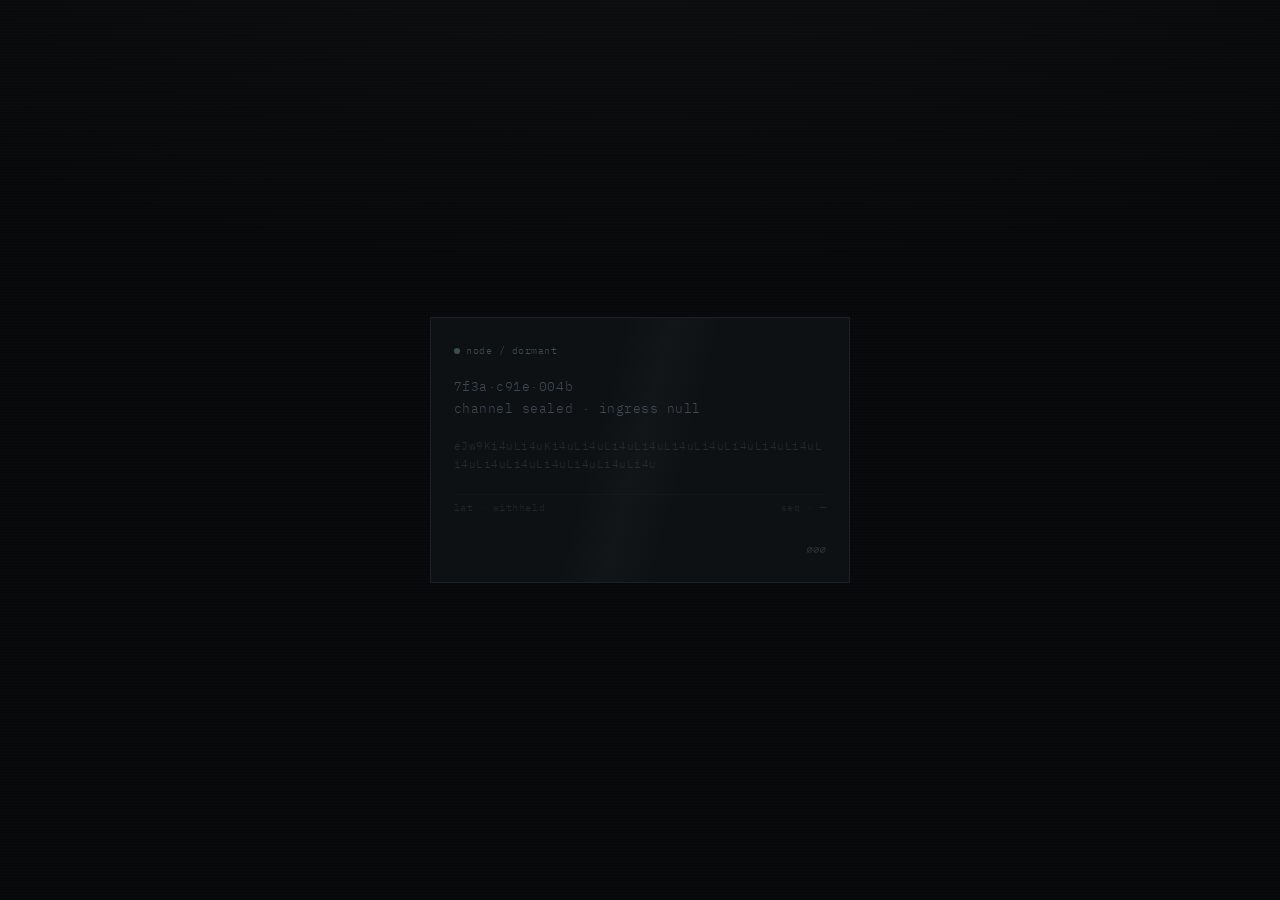
<file: index.html>
<!DOCTYPE html>
<html lang="en">
  <head>
    <meta charset="utf-8" />
    <meta name="viewport" content="width=device-width, initial-scale=1" />
    <title>∅</title>
    <meta name="robots" content="noindex, nofollow" />
    <style>
      @import url('https://fonts.googleapis.com/css2?family=IBM+Plex+Mono:wght@300;400&display=swap');

      :root {
        --void: #070809;
        --panel: #0e1114;
        --line: #1a2128;
        --ghost: #3d4a56;
        --pulse: #5a7a6e;
        --flicker: #8fa89c;
      }

      * {
        box-sizing: border-box;
      }

      html,
      body {
        margin: 0;
        min-height: 100vh;
        background: var(--void);
        color: var(--ghost);
        font-family: 'IBM Plex Mono', ui-monospace, monospace;
        font-weight: 300;
        font-size: 13px;
        letter-spacing: 0.04em;
      }

      body {
        display: grid;
        place-items: center;
        padding: 2rem;
        background-image:
          radial-gradient(ellipse 80% 50% at 50% -20%, rgba(90, 122, 110, 0.08), transparent),
          repeating-linear-gradient(
            0deg,
            transparent,
            transparent 2px,
            rgba(255, 255, 255, 0.012) 2px,
            rgba(255, 255, 255, 0.012) 3px
          );
      }

      .frame {
        width: min(420px, 100%);
        border: 1px solid var(--line);
        background: var(--panel);
        padding: 2rem 1.75rem;
        position: relative;
        overflow: hidden;
      }

      .frame::before {
        content: '';
        position: absolute;
        inset: 0;
        background: linear-gradient(
          105deg,
          transparent 40%,
          rgba(143, 168, 156, 0.03) 50%,
          transparent 60%
        );
        pointer-events: none;
        animation: sweep 12s ease-in-out infinite;
      }

      @keyframes sweep {
        0%,
        100% {
          transform: translateX(-100%);
        }
        50% {
          transform: translateX(100%);
        }
      }

      .sigil {
        font-size: 10px;
        color: var(--pulse);
        opacity: 0.6;
        margin-bottom: 1.5rem;
        user-select: none;
      }

      .block {
        margin: 0 0 1.25rem;
        line-height: 1.7;
        word-break: break-all;
      }

      .block.muted {
        color: var(--ghost);
        opacity: 0.45;
        font-size: 11px;
      }

      .row {
        display: flex;
        justify-content: space-between;
        gap: 1rem;
        padding: 0.5rem 0;
        border-top: 1px solid var(--line);
        margin-top: 1.5rem;
        font-size: 10px;
        opacity: 0.35;
      }

      .tick {
        display: inline-block;
        width: 6px;
        height: 6px;
        border-radius: 50%;
        background: var(--pulse);
        margin-right: 0.5rem;
        animation: blink 4s step-end infinite;
      }

      @keyframes blink {
        0%,
        92% {
          opacity: 0.2;
        }
        93%,
        100% {
          opacity: 0.9;
        }
      }

      .cipher {
        color: var(--flicker);
        opacity: 0.25;
        font-size: 10px;
        margin-top: 1.75rem;
        text-align: right;
      }
    </style>
  </head>
  <body>
    <div class="frame">
      <div class="sigil"><span class="tick"></span>node / dormant</div>

      <p class="block">
        7f3a·c91e·004b<br />
        channel sealed · ingress null
      </p>

      <p class="block muted">
        eJw9Ki4uLi4uKi4uLi4uLi4uLi4uLi4uLi4uLi4uLi4uLi4uLi4uLi4uLi4uLi4uLi4uLi4uLi4u
      </p>

      <div class="row">
        <span>lat · withheld</span>
        <span>seq · —</span>
      </div>

      <div class="cipher">∅∅∅</div>
    </div>
  </body>
</html>
</file>
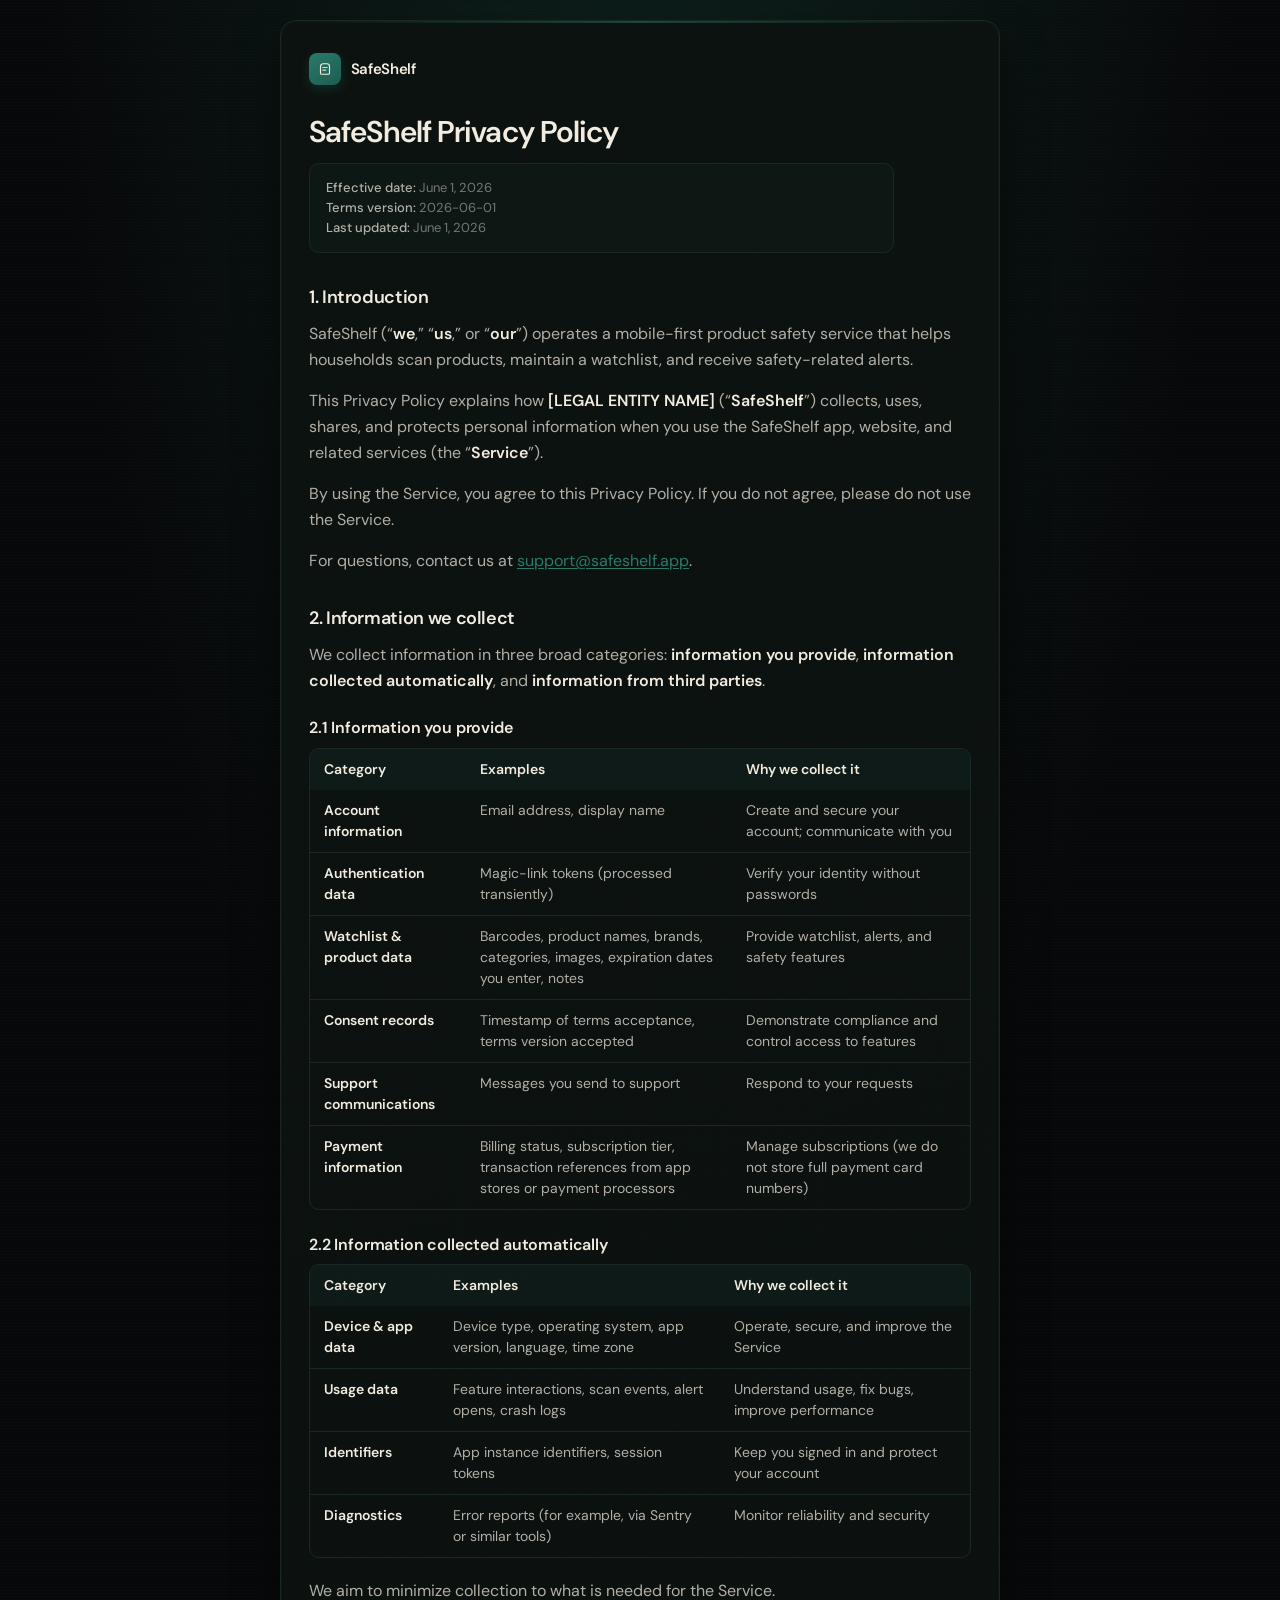
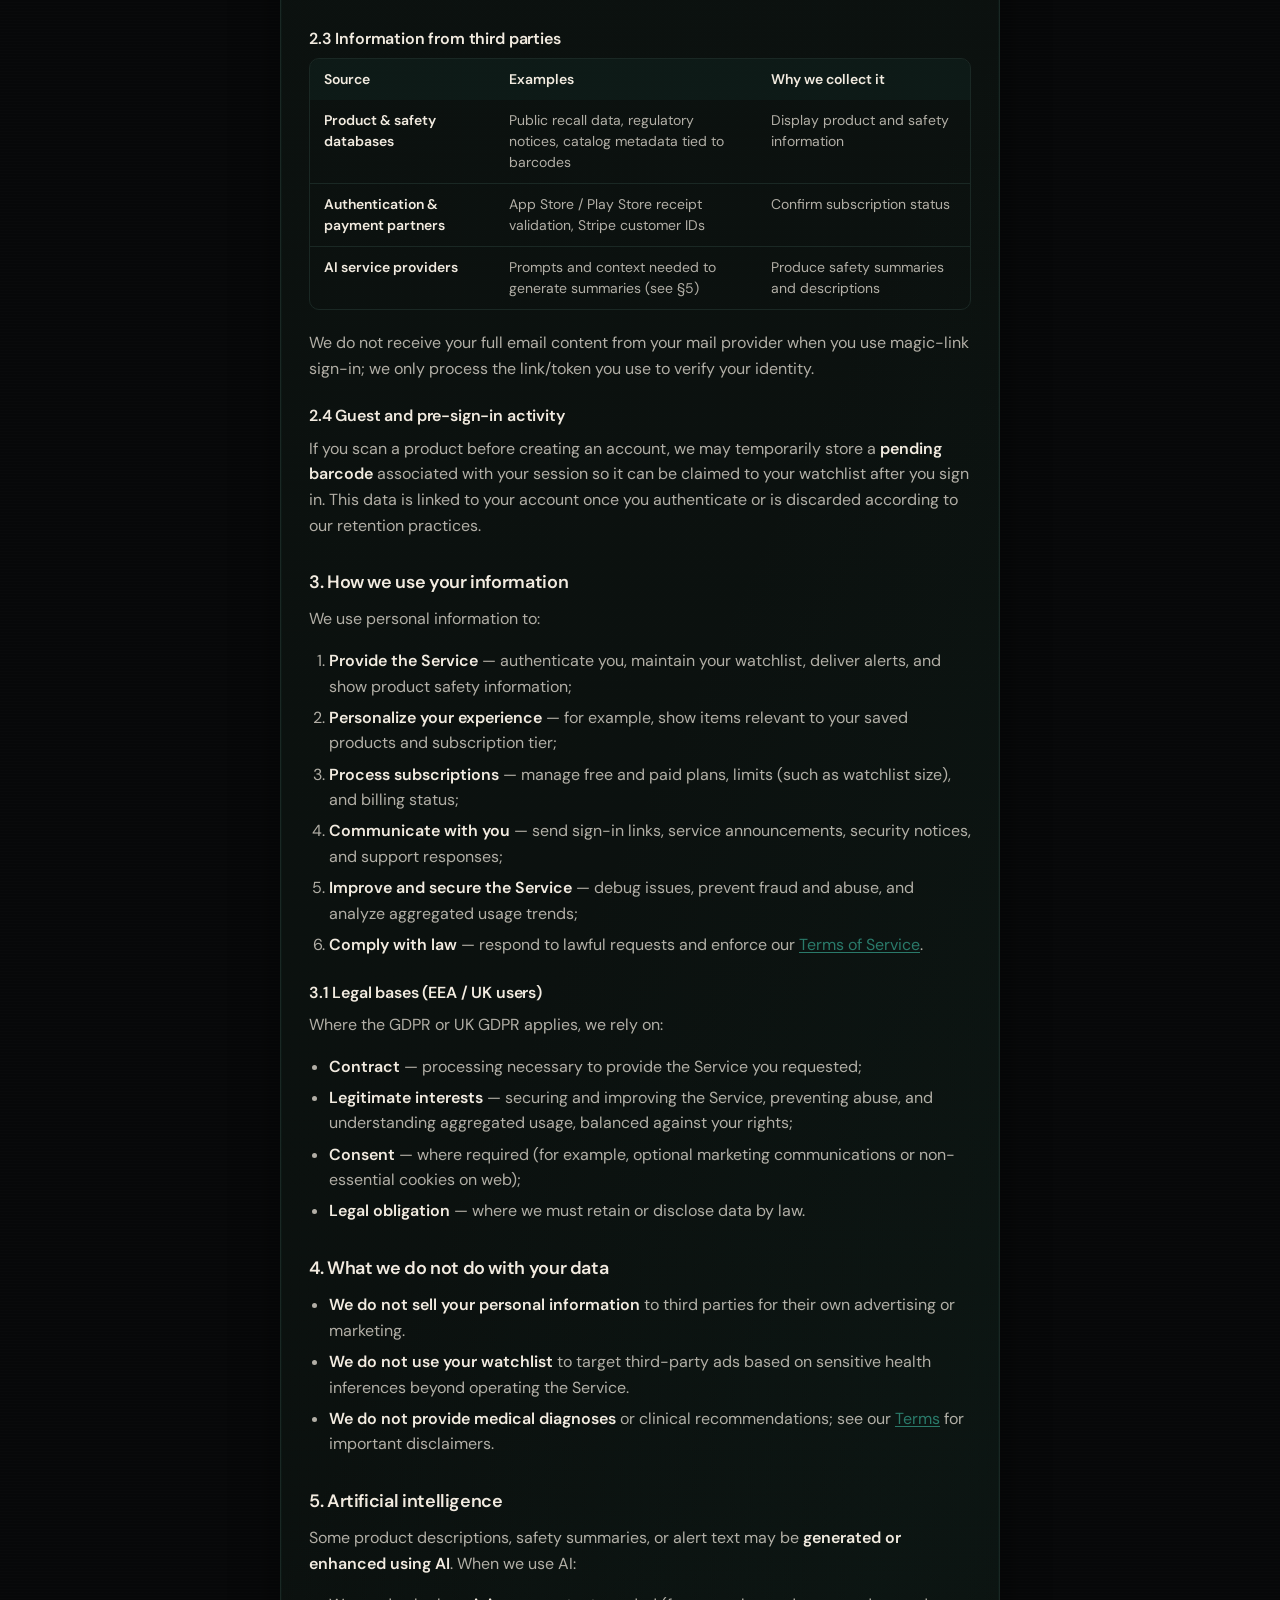
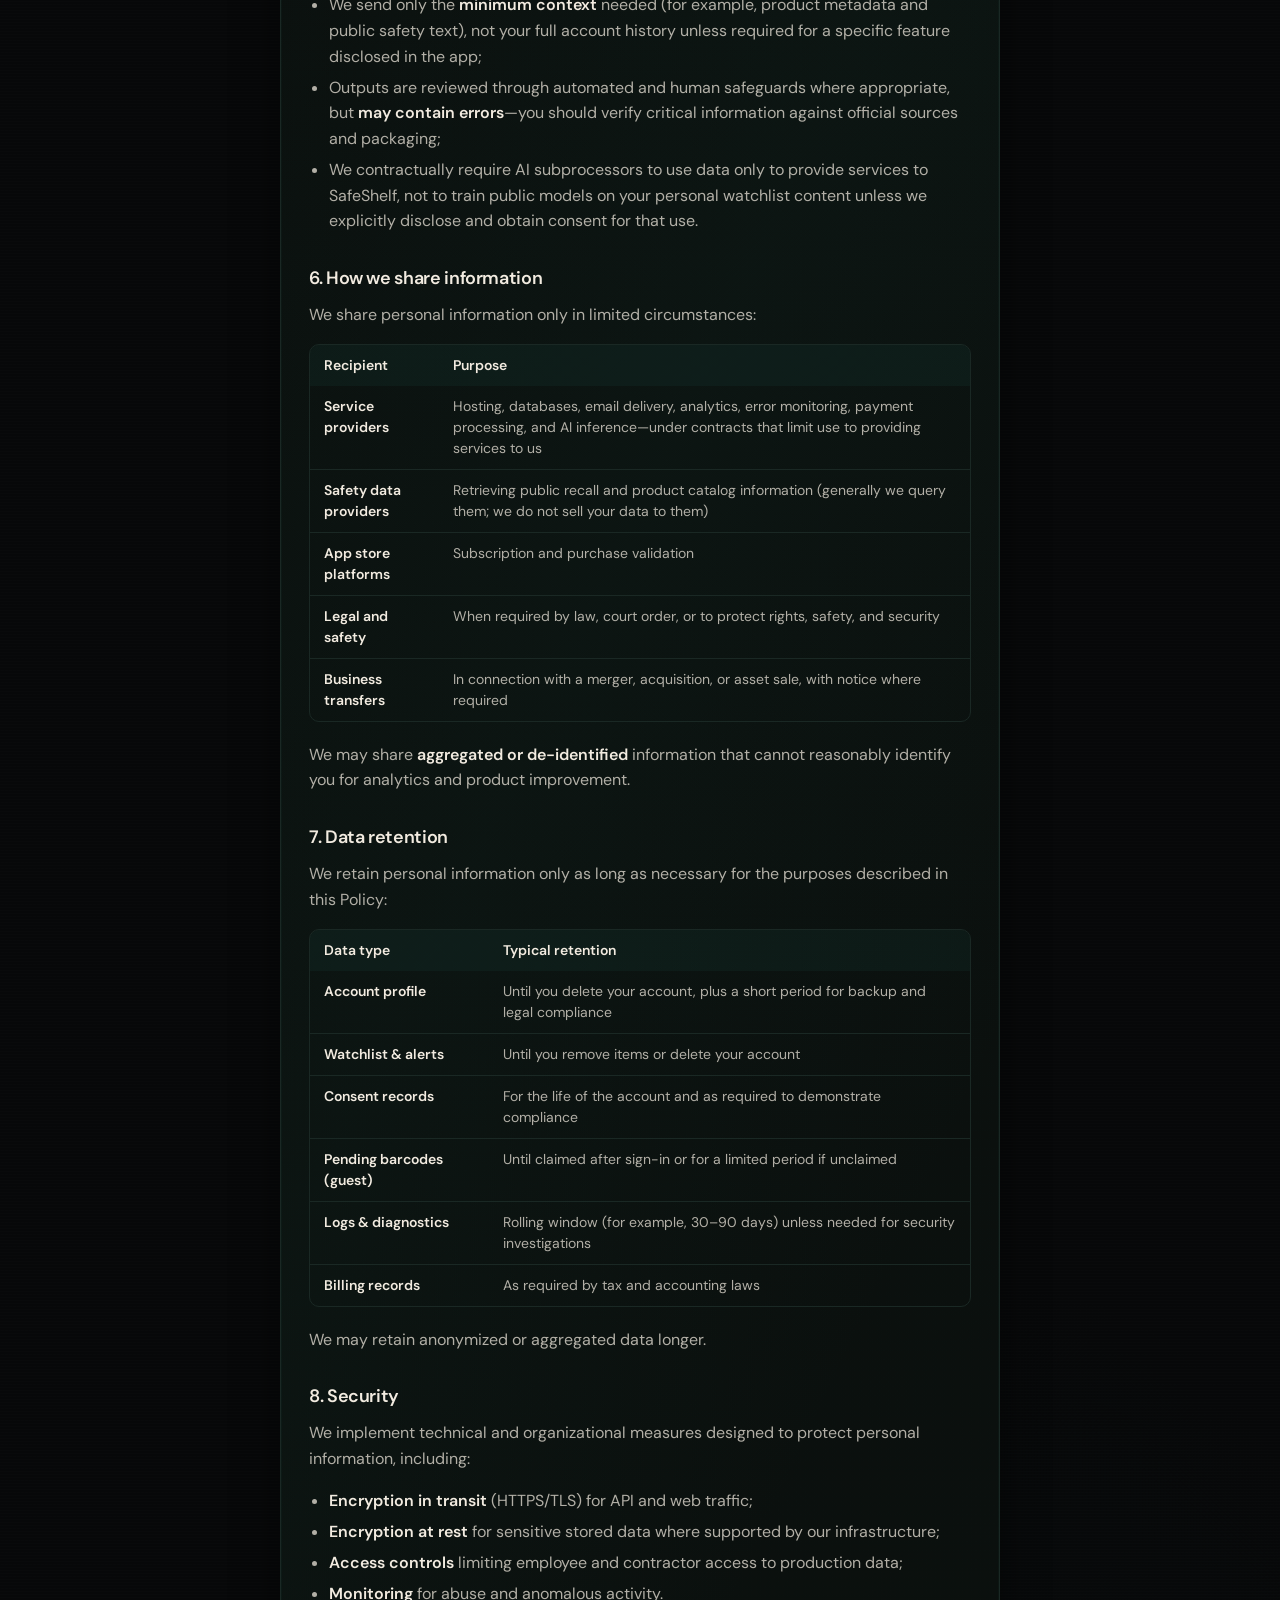
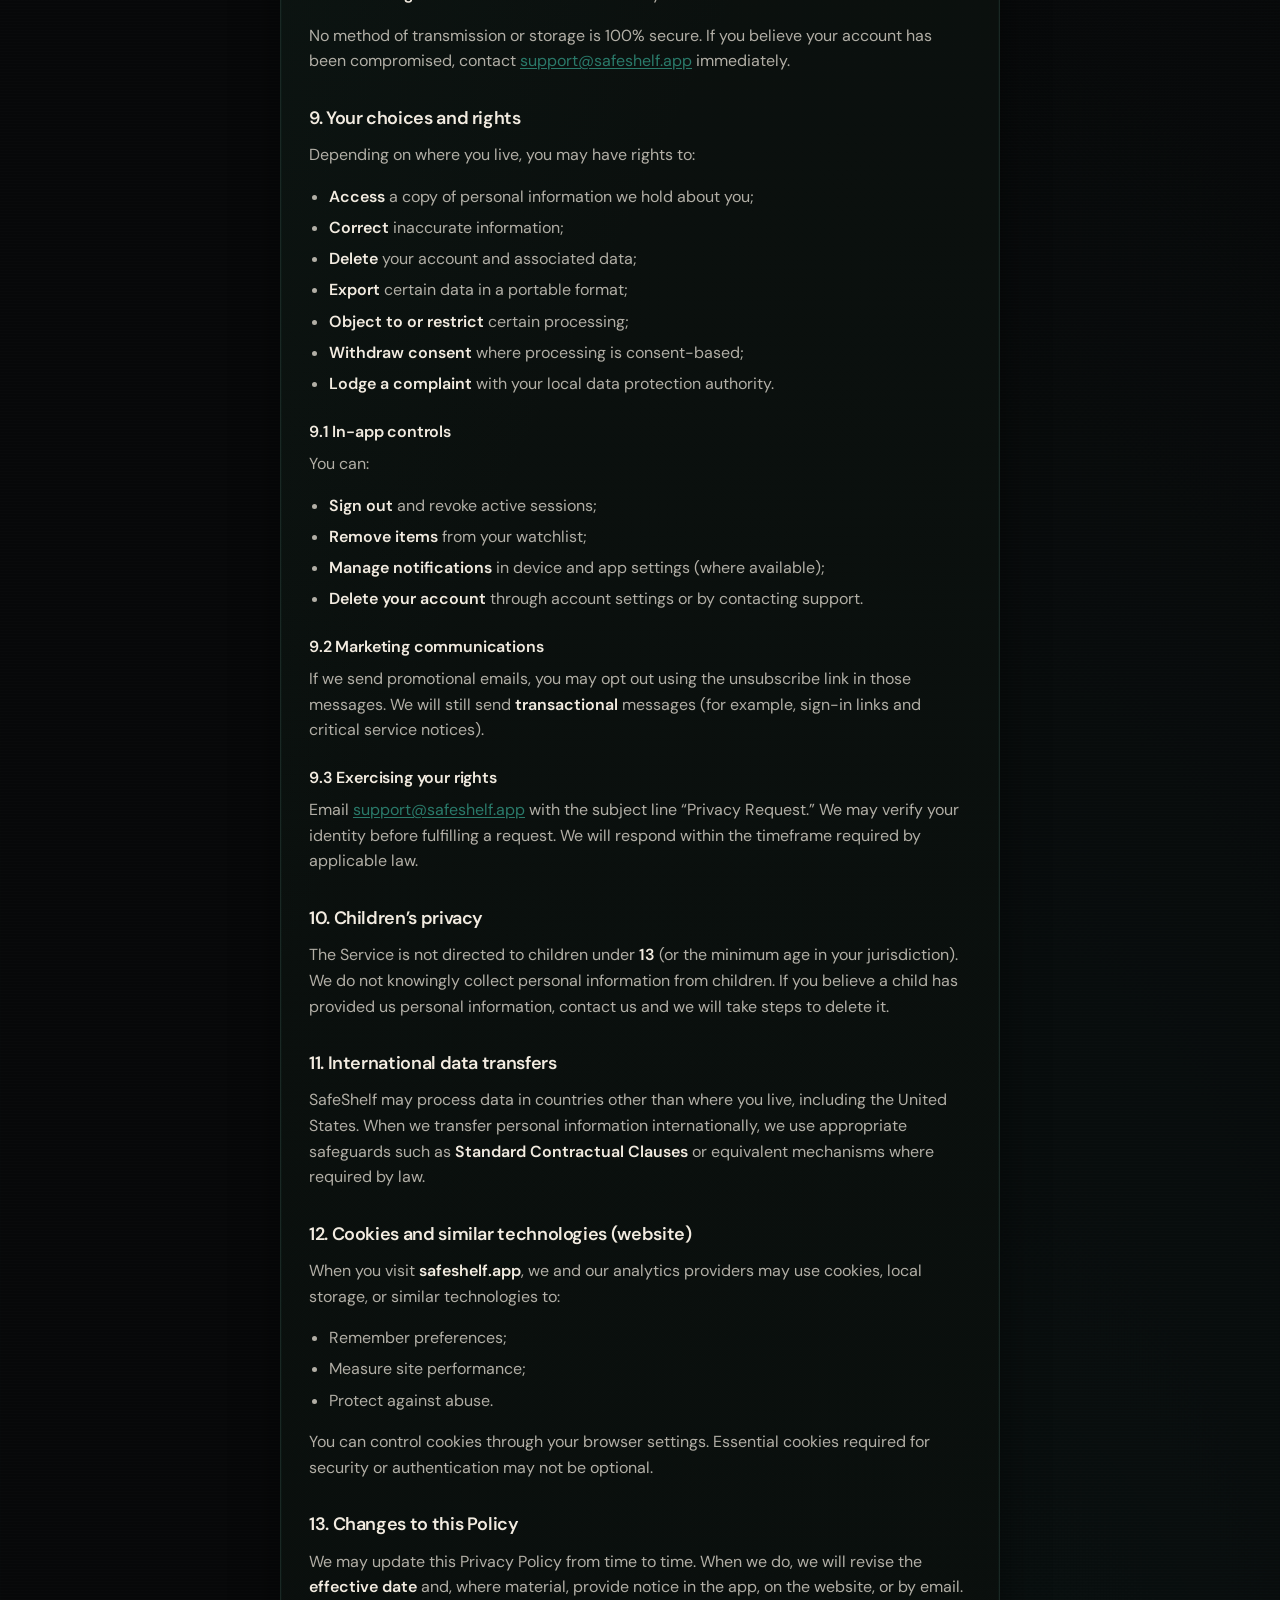
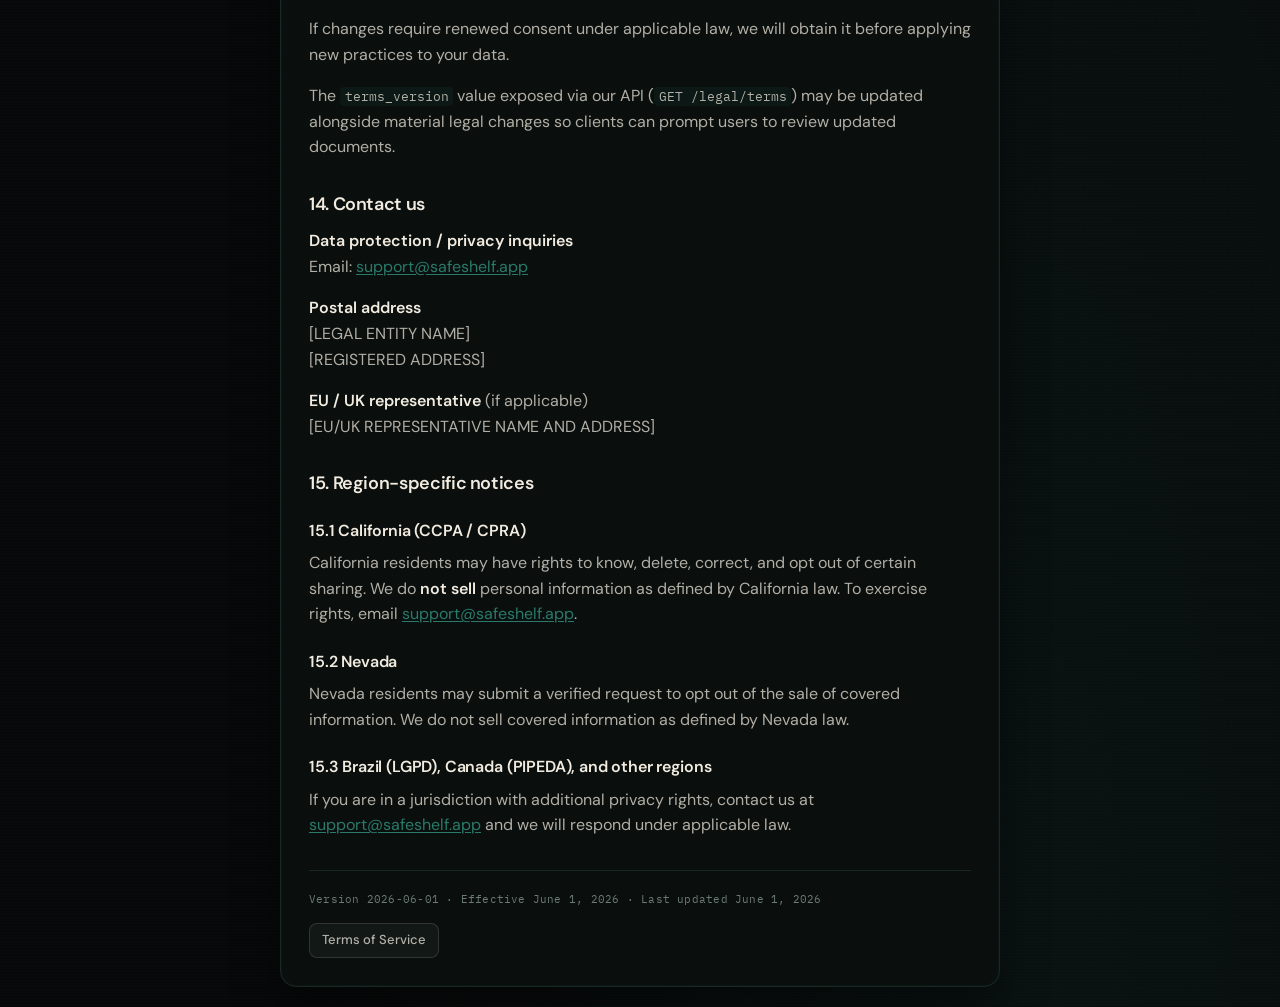
<file: privacy/index.html>
<!DOCTYPE html>
<html lang="en">
  <head>
    <!-- safeshelf:terms-version=2026-06-01 -->
    <!-- Source: safeshelf/docs/legal/privacy-policy.md -->
    <meta charset="utf-8" />
    <meta name="viewport" content="width=device-width, initial-scale=1" />
    <title>Privacy Policy · SafeShelf</title>
    <meta
      name="description"
      content="SafeShelf Privacy Policy — how we collect, use, share, and protect your personal information."
    />
    <meta name="safeshelf:terms-version" content="2026-06-01" />
    <link rel="stylesheet" href="/assets/legal.css" />
  </head>
  <body>
    <div class="page">
      <main class="card">
        <header class="brand">
          <div class="brand-mark" aria-hidden="true">
            <svg viewBox="0 0 24 24" fill="none" xmlns="http://www.w3.org/2000/svg">
              <path
                d="M6 8.5C6 6.567 7.567 5 9.5 5h5C16.433 5 18 6.567 18 8.5v9c0 .828-.672 1.5-1.5 1.5h-9A1.5 1.5 0 0 1 6 17.5v-9Z"
                stroke="#f2ebe0"
                stroke-width="1.5"
              />
              <path
                d="M9 10h6M9 13.5h4"
                stroke="#f2ebe0"
                stroke-width="1.5"
                stroke-linecap="round"
                opacity="0.85"
              />
            </svg>
          </div>
          <span class="brand-name">SafeShelf</span>
        </header>

        <article class="prose">
          <h1>SafeShelf Privacy Policy</h1>

          <p class="meta">
            <strong>Effective date:</strong> June 1, 2026<br />
            <strong>Terms version:</strong> 2026-06-01<br />
            <strong>Last updated:</strong> June 1, 2026
          </p>

          <h2>1. Introduction</h2>
          <p>
            SafeShelf (“<strong>we</strong>,” “<strong>us</strong>,” or “<strong>our</strong>”)
            operates a mobile-first product safety service that helps households scan products,
            maintain a watchlist, and receive safety-related alerts.
          </p>
          <p>
            This Privacy Policy explains how <strong>[LEGAL ENTITY NAME]</strong>
            (“<strong>SafeShelf</strong>”) collects, uses, shares, and protects personal information
            when you use the SafeShelf app, website, and related services (the
            “<strong>Service</strong>”).
          </p>
          <p>
            By using the Service, you agree to this Privacy Policy. If you do not agree, please do
            not use the Service.
          </p>
          <p>
            For questions, contact us at
            <a href="mailto:support@safeshelf.app">support@safeshelf.app</a>.
          </p>

          <h2>2. Information we collect</h2>
          <p>
            We collect information in three broad categories: <strong>information you provide</strong>,
            <strong>information collected automatically</strong>, and
            <strong>information from third parties</strong>.
          </p>

          <h3>2.1 Information you provide</h3>
          <div class="table-wrap">
            <table>
              <thead>
                <tr>
                  <th scope="col">Category</th>
                  <th scope="col">Examples</th>
                  <th scope="col">Why we collect it</th>
                </tr>
              </thead>
              <tbody>
                <tr>
                  <td><strong>Account information</strong></td>
                  <td>Email address, display name</td>
                  <td>Create and secure your account; communicate with you</td>
                </tr>
                <tr>
                  <td><strong>Authentication data</strong></td>
                  <td>Magic-link tokens (processed transiently)</td>
                  <td>Verify your identity without passwords</td>
                </tr>
                <tr>
                  <td><strong>Watchlist &amp; product data</strong></td>
                  <td>
                    Barcodes, product names, brands, categories, images, expiration dates you enter,
                    notes
                  </td>
                  <td>Provide watchlist, alerts, and safety features</td>
                </tr>
                <tr>
                  <td><strong>Consent records</strong></td>
                  <td>Timestamp of terms acceptance, terms version accepted</td>
                  <td>Demonstrate compliance and control access to features</td>
                </tr>
                <tr>
                  <td><strong>Support communications</strong></td>
                  <td>Messages you send to support</td>
                  <td>Respond to your requests</td>
                </tr>
                <tr>
                  <td><strong>Payment information</strong></td>
                  <td>
                    Billing status, subscription tier, transaction references from app stores or
                    payment processors
                  </td>
                  <td>Manage subscriptions (we do not store full payment card numbers)</td>
                </tr>
              </tbody>
            </table>
          </div>

          <h3>2.2 Information collected automatically</h3>
          <div class="table-wrap">
            <table>
              <thead>
                <tr>
                  <th scope="col">Category</th>
                  <th scope="col">Examples</th>
                  <th scope="col">Why we collect it</th>
                </tr>
              </thead>
              <tbody>
                <tr>
                  <td><strong>Device &amp; app data</strong></td>
                  <td>Device type, operating system, app version, language, time zone</td>
                  <td>Operate, secure, and improve the Service</td>
                </tr>
                <tr>
                  <td><strong>Usage data</strong></td>
                  <td>Feature interactions, scan events, alert opens, crash logs</td>
                  <td>Understand usage, fix bugs, improve performance</td>
                </tr>
                <tr>
                  <td><strong>Identifiers</strong></td>
                  <td>App instance identifiers, session tokens</td>
                  <td>Keep you signed in and protect your account</td>
                </tr>
                <tr>
                  <td><strong>Diagnostics</strong></td>
                  <td>Error reports (for example, via Sentry or similar tools)</td>
                  <td>Monitor reliability and security</td>
                </tr>
              </tbody>
            </table>
          </div>
          <p>We aim to minimize collection to what is needed for the Service.</p>

          <h3>2.3 Information from third parties</h3>
          <div class="table-wrap">
            <table>
              <thead>
                <tr>
                  <th scope="col">Source</th>
                  <th scope="col">Examples</th>
                  <th scope="col">Why we collect it</th>
                </tr>
              </thead>
              <tbody>
                <tr>
                  <td><strong>Product &amp; safety databases</strong></td>
                  <td>Public recall data, regulatory notices, catalog metadata tied to barcodes</td>
                  <td>Display product and safety information</td>
                </tr>
                <tr>
                  <td><strong>Authentication &amp; payment partners</strong></td>
                  <td>App Store / Play Store receipt validation, Stripe customer IDs</td>
                  <td>Confirm subscription status</td>
                </tr>
                <tr>
                  <td><strong>AI service providers</strong></td>
                  <td>Prompts and context needed to generate summaries (see §5)</td>
                  <td>Produce safety summaries and descriptions</td>
                </tr>
              </tbody>
            </table>
          </div>
          <p>
            We do not receive your full email content from your mail provider when you use magic-link
            sign-in; we only process the link/token you use to verify your identity.
          </p>

          <h3>2.4 Guest and pre-sign-in activity</h3>
          <p>
            If you scan a product before creating an account, we may temporarily store a
            <strong>pending barcode</strong> associated with your session so it can be claimed to your
            watchlist after you sign in. This data is linked to your account once you authenticate or
            is discarded according to our retention practices.
          </p>

          <h2>3. How we use your information</h2>
          <p>We use personal information to:</p>
          <ol>
            <li>
              <strong>Provide the Service</strong> — authenticate you, maintain your watchlist,
              deliver alerts, and show product safety information;
            </li>
            <li>
              <strong>Personalize your experience</strong> — for example, show items relevant to
              your saved products and subscription tier;
            </li>
            <li>
              <strong>Process subscriptions</strong> — manage free and paid plans, limits (such as
              watchlist size), and billing status;
            </li>
            <li>
              <strong>Communicate with you</strong> — send sign-in links, service announcements,
              security notices, and support responses;
            </li>
            <li>
              <strong>Improve and secure the Service</strong> — debug issues, prevent fraud and
              abuse, and analyze aggregated usage trends;
            </li>
            <li>
              <strong>Comply with law</strong> — respond to lawful requests and enforce our
              <a href="/terms">Terms of Service</a>.
            </li>
          </ol>

          <h3>3.1 Legal bases (EEA / UK users)</h3>
          <p>Where the GDPR or UK GDPR applies, we rely on:</p>
          <ul>
            <li>
              <strong>Contract</strong> — processing necessary to provide the Service you requested;
            </li>
            <li>
              <strong>Legitimate interests</strong> — securing and improving the Service, preventing
              abuse, and understanding aggregated usage, balanced against your rights;
            </li>
            <li>
              <strong>Consent</strong> — where required (for example, optional marketing
              communications or non-essential cookies on web);
            </li>
            <li>
              <strong>Legal obligation</strong> — where we must retain or disclose data by law.
            </li>
          </ul>

          <h2>4. What we do not do with your data</h2>
          <ul>
            <li>
              <strong>We do not sell your personal information</strong> to third parties for their
              own advertising or marketing.
            </li>
            <li>
              <strong>We do not use your watchlist</strong> to target third-party ads based on
              sensitive health inferences beyond operating the Service.
            </li>
            <li>
              <strong>We do not provide medical diagnoses</strong> or clinical recommendations; see
              our <a href="/terms">Terms</a> for important disclaimers.
            </li>
          </ul>

          <h2>5. Artificial intelligence</h2>
          <p>
            Some product descriptions, safety summaries, or alert text may be
            <strong>generated or enhanced using AI</strong>. When we use AI:
          </p>
          <ul>
            <li>
              We send only the <strong>minimum context</strong> needed (for example, product
              metadata and public safety text), not your full account history unless required for a
              specific feature disclosed in the app;
            </li>
            <li>
              Outputs are reviewed through automated and human safeguards where appropriate, but
              <strong>may contain errors</strong>—you should verify critical information against
              official sources and packaging;
            </li>
            <li>
              We contractually require AI subprocessors to use data only to provide services to
              SafeShelf, not to train public models on your personal watchlist content unless we
              explicitly disclose and obtain consent for that use.
            </li>
          </ul>

          <h2>6. How we share information</h2>
          <p>We share personal information only in limited circumstances:</p>
          <div class="table-wrap">
            <table>
              <thead>
                <tr>
                  <th scope="col">Recipient</th>
                  <th scope="col">Purpose</th>
                </tr>
              </thead>
              <tbody>
                <tr>
                  <td><strong>Service providers</strong></td>
                  <td>
                    Hosting, databases, email delivery, analytics, error monitoring, payment
                    processing, and AI inference—under contracts that limit use to providing services
                    to us
                  </td>
                </tr>
                <tr>
                  <td><strong>Safety data providers</strong></td>
                  <td>
                    Retrieving public recall and product catalog information (generally we query them;
                    we do not sell your data to them)
                  </td>
                </tr>
                <tr>
                  <td><strong>App store platforms</strong></td>
                  <td>Subscription and purchase validation</td>
                </tr>
                <tr>
                  <td><strong>Legal and safety</strong></td>
                  <td>When required by law, court order, or to protect rights, safety, and security</td>
                </tr>
                <tr>
                  <td><strong>Business transfers</strong></td>
                  <td>
                    In connection with a merger, acquisition, or asset sale, with notice where
                    required
                  </td>
                </tr>
              </tbody>
            </table>
          </div>
          <p>
            We may share <strong>aggregated or de-identified</strong> information that cannot
            reasonably identify you for analytics and product improvement.
          </p>

          <h2>7. Data retention</h2>
          <p>
            We retain personal information only as long as necessary for the purposes described in
            this Policy:
          </p>
          <div class="table-wrap">
            <table>
              <thead>
                <tr>
                  <th scope="col">Data type</th>
                  <th scope="col">Typical retention</th>
                </tr>
              </thead>
              <tbody>
                <tr>
                  <td><strong>Account profile</strong></td>
                  <td>
                    Until you delete your account, plus a short period for backup and legal compliance
                  </td>
                </tr>
                <tr>
                  <td><strong>Watchlist &amp; alerts</strong></td>
                  <td>Until you remove items or delete your account</td>
                </tr>
                <tr>
                  <td><strong>Consent records</strong></td>
                  <td>For the life of the account and as required to demonstrate compliance</td>
                </tr>
                <tr>
                  <td><strong>Pending barcodes (guest)</strong></td>
                  <td>Until claimed after sign-in or for a limited period if unclaimed</td>
                </tr>
                <tr>
                  <td><strong>Logs &amp; diagnostics</strong></td>
                  <td>
                    Rolling window (for example, 30–90 days) unless needed for security investigations
                  </td>
                </tr>
                <tr>
                  <td><strong>Billing records</strong></td>
                  <td>As required by tax and accounting laws</td>
                </tr>
              </tbody>
            </table>
          </div>
          <p>We may retain anonymized or aggregated data longer.</p>

          <h2>8. Security</h2>
          <p>
            We implement technical and organizational measures designed to protect personal
            information, including:
          </p>
          <ul>
            <li><strong>Encryption in transit</strong> (HTTPS/TLS) for API and web traffic;</li>
            <li>
              <strong>Encryption at rest</strong> for sensitive stored data where supported by our
              infrastructure;
            </li>
            <li>
              <strong>Access controls</strong> limiting employee and contractor access to production
              data;
            </li>
            <li><strong>Monitoring</strong> for abuse and anomalous activity.</li>
          </ul>
          <p>
            No method of transmission or storage is 100% secure. If you believe your account has been
            compromised, contact
            <a href="mailto:support@safeshelf.app">support@safeshelf.app</a> immediately.
          </p>

          <h2>9. Your choices and rights</h2>
          <p>Depending on where you live, you may have rights to:</p>
          <ul>
            <li><strong>Access</strong> a copy of personal information we hold about you;</li>
            <li><strong>Correct</strong> inaccurate information;</li>
            <li><strong>Delete</strong> your account and associated data;</li>
            <li><strong>Export</strong> certain data in a portable format;</li>
            <li><strong>Object to or restrict</strong> certain processing;</li>
            <li><strong>Withdraw consent</strong> where processing is consent-based;</li>
            <li><strong>Lodge a complaint</strong> with your local data protection authority.</li>
          </ul>

          <h3>9.1 In-app controls</h3>
          <p>You can:</p>
          <ul>
            <li><strong>Sign out</strong> and revoke active sessions;</li>
            <li><strong>Remove items</strong> from your watchlist;</li>
            <li>
              <strong>Manage notifications</strong> in device and app settings (where available);
            </li>
            <li>
              <strong>Delete your account</strong> through account settings or by contacting support.
            </li>
          </ul>

          <h3>9.2 Marketing communications</h3>
          <p>
            If we send promotional emails, you may opt out using the unsubscribe link in those
            messages. We will still send <strong>transactional</strong> messages (for example,
            sign-in links and critical service notices).
          </p>

          <h3>9.3 Exercising your rights</h3>
          <p>
            Email <a href="mailto:support@safeshelf.app">support@safeshelf.app</a> with the subject
            line “Privacy Request.” We may verify your identity before fulfilling a request. We will
            respond within the timeframe required by applicable law.
          </p>

          <h2>10. Children’s privacy</h2>
          <p>
            The Service is not directed to children under <strong>13</strong> (or the minimum age in
            your jurisdiction). We do not knowingly collect personal information from children. If
            you believe a child has provided us personal information, contact us and we will take
            steps to delete it.
          </p>

          <h2>11. International data transfers</h2>
          <p>
            SafeShelf may process data in countries other than where you live, including the United
            States. When we transfer personal information internationally, we use appropriate
            safeguards such as <strong>Standard Contractual Clauses</strong> or equivalent mechanisms
            where required by law.
          </p>

          <h2>12. Cookies and similar technologies (website)</h2>
          <p>
            When you visit <strong>safeshelf.app</strong>, we and our analytics providers may use
            cookies, local storage, or similar technologies to:
          </p>
          <ul>
            <li>Remember preferences;</li>
            <li>Measure site performance;</li>
            <li>Protect against abuse.</li>
          </ul>
          <p>
            You can control cookies through your browser settings. Essential cookies required for
            security or authentication may not be optional.
          </p>

          <h2>13. Changes to this Policy</h2>
          <p>
            We may update this Privacy Policy from time to time. When we do, we will revise the
            <strong>effective date</strong> and, where material, provide notice in the app, on the
            website, or by email.
          </p>
          <p>
            If changes require renewed consent under applicable law, we will obtain it before applying
            new practices to your data.
          </p>
          <p>
            The <code>terms_version</code> value exposed via our API (<code>GET /legal/terms</code>)
            may be updated alongside material legal changes so clients can prompt users to review
            updated documents.
          </p>

          <h2>14. Contact us</h2>
          <p>
            <strong>Data protection / privacy inquiries</strong><br />
            Email: <a href="mailto:support@safeshelf.app">support@safeshelf.app</a>
          </p>
          <p>
            <strong>Postal address</strong><br />
            [LEGAL ENTITY NAME]<br />
            [REGISTERED ADDRESS]
          </p>
          <p>
            <strong>EU / UK representative</strong> (if applicable)<br />
            [EU/UK REPRESENTATIVE NAME AND ADDRESS]
          </p>

          <h2>15. Region-specific notices</h2>

          <h3>15.1 California (CCPA / CPRA)</h3>
          <p>
            California residents may have rights to know, delete, correct, and opt out of certain
            sharing. We do <strong>not sell</strong> personal information as defined by California
            law. To exercise rights, email
            <a href="mailto:support@safeshelf.app">support@safeshelf.app</a>.
          </p>

          <h3>15.2 Nevada</h3>
          <p>
            Nevada residents may submit a verified request to opt out of the sale of covered
            information. We do not sell covered information as defined by Nevada law.
          </p>

          <h3>15.3 Brazil (LGPD), Canada (PIPEDA), and other regions</h3>
          <p>
            If you are in a jurisdiction with additional privacy rights, contact us at
            <a href="mailto:support@safeshelf.app">support@safeshelf.app</a> and we will respond
            under applicable law.
          </p>
        </article>

        <footer class="legal-footer">
          <p class="version-meta">
            Version 2026-06-01 · Effective June 1, 2026 · Last updated June 1, 2026
          </p>
          <nav class="legal-nav" aria-label="Legal documents">
            <a href="/terms">Terms of Service</a>
          </nav>
        </footer>
      </main>
    </div>
  </body>
</html>
</file>
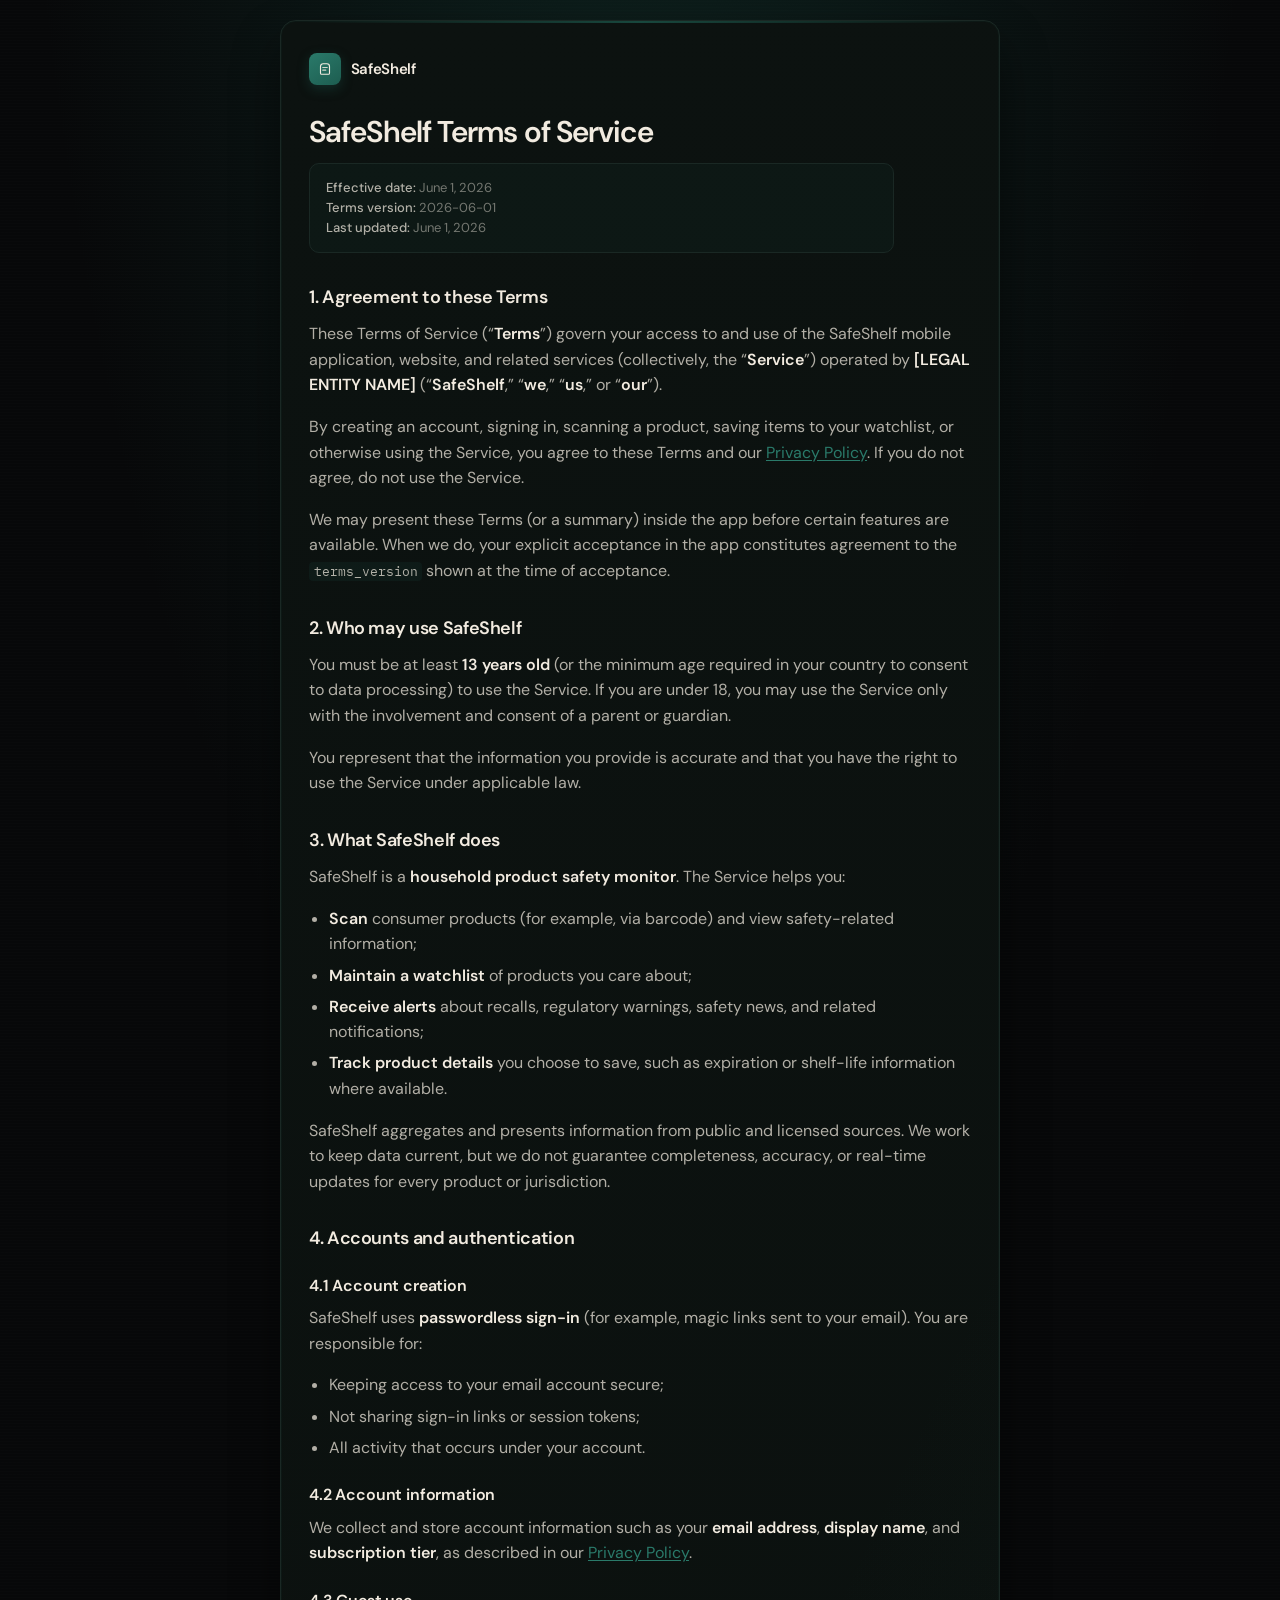
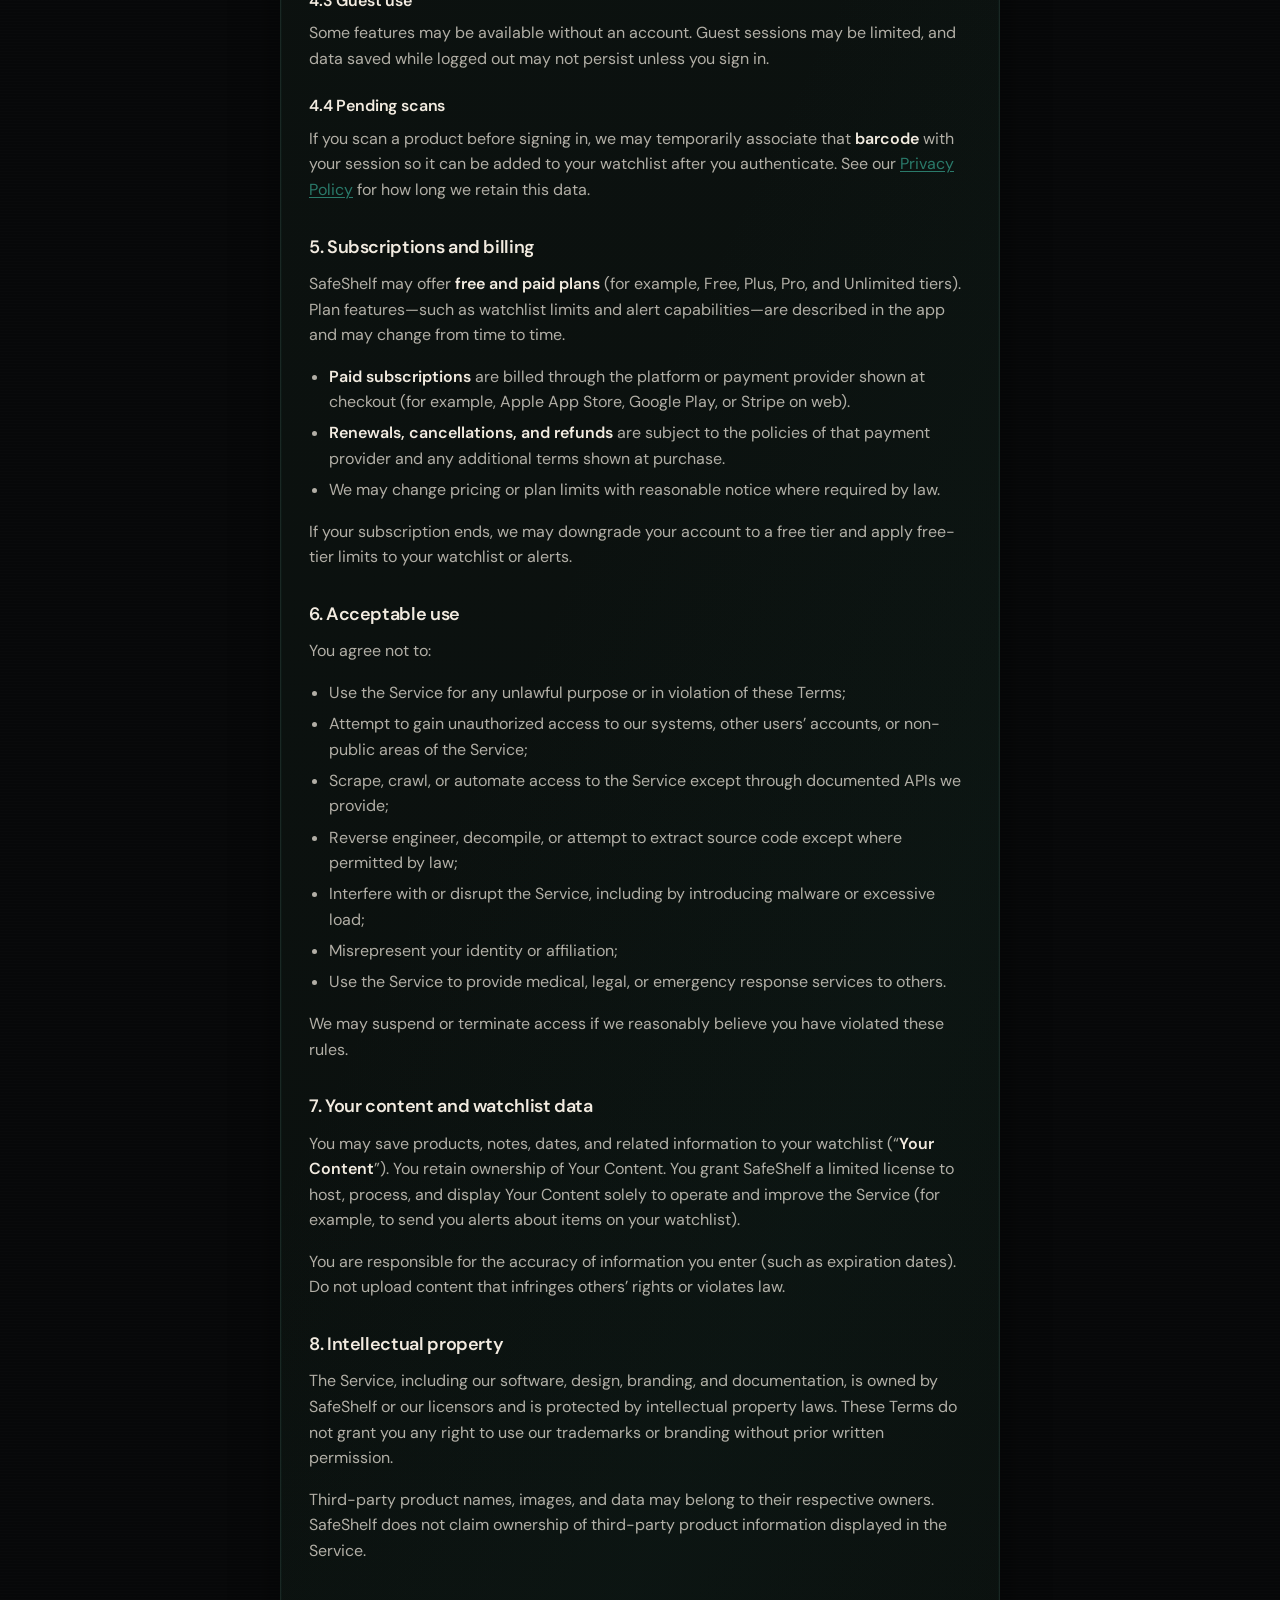
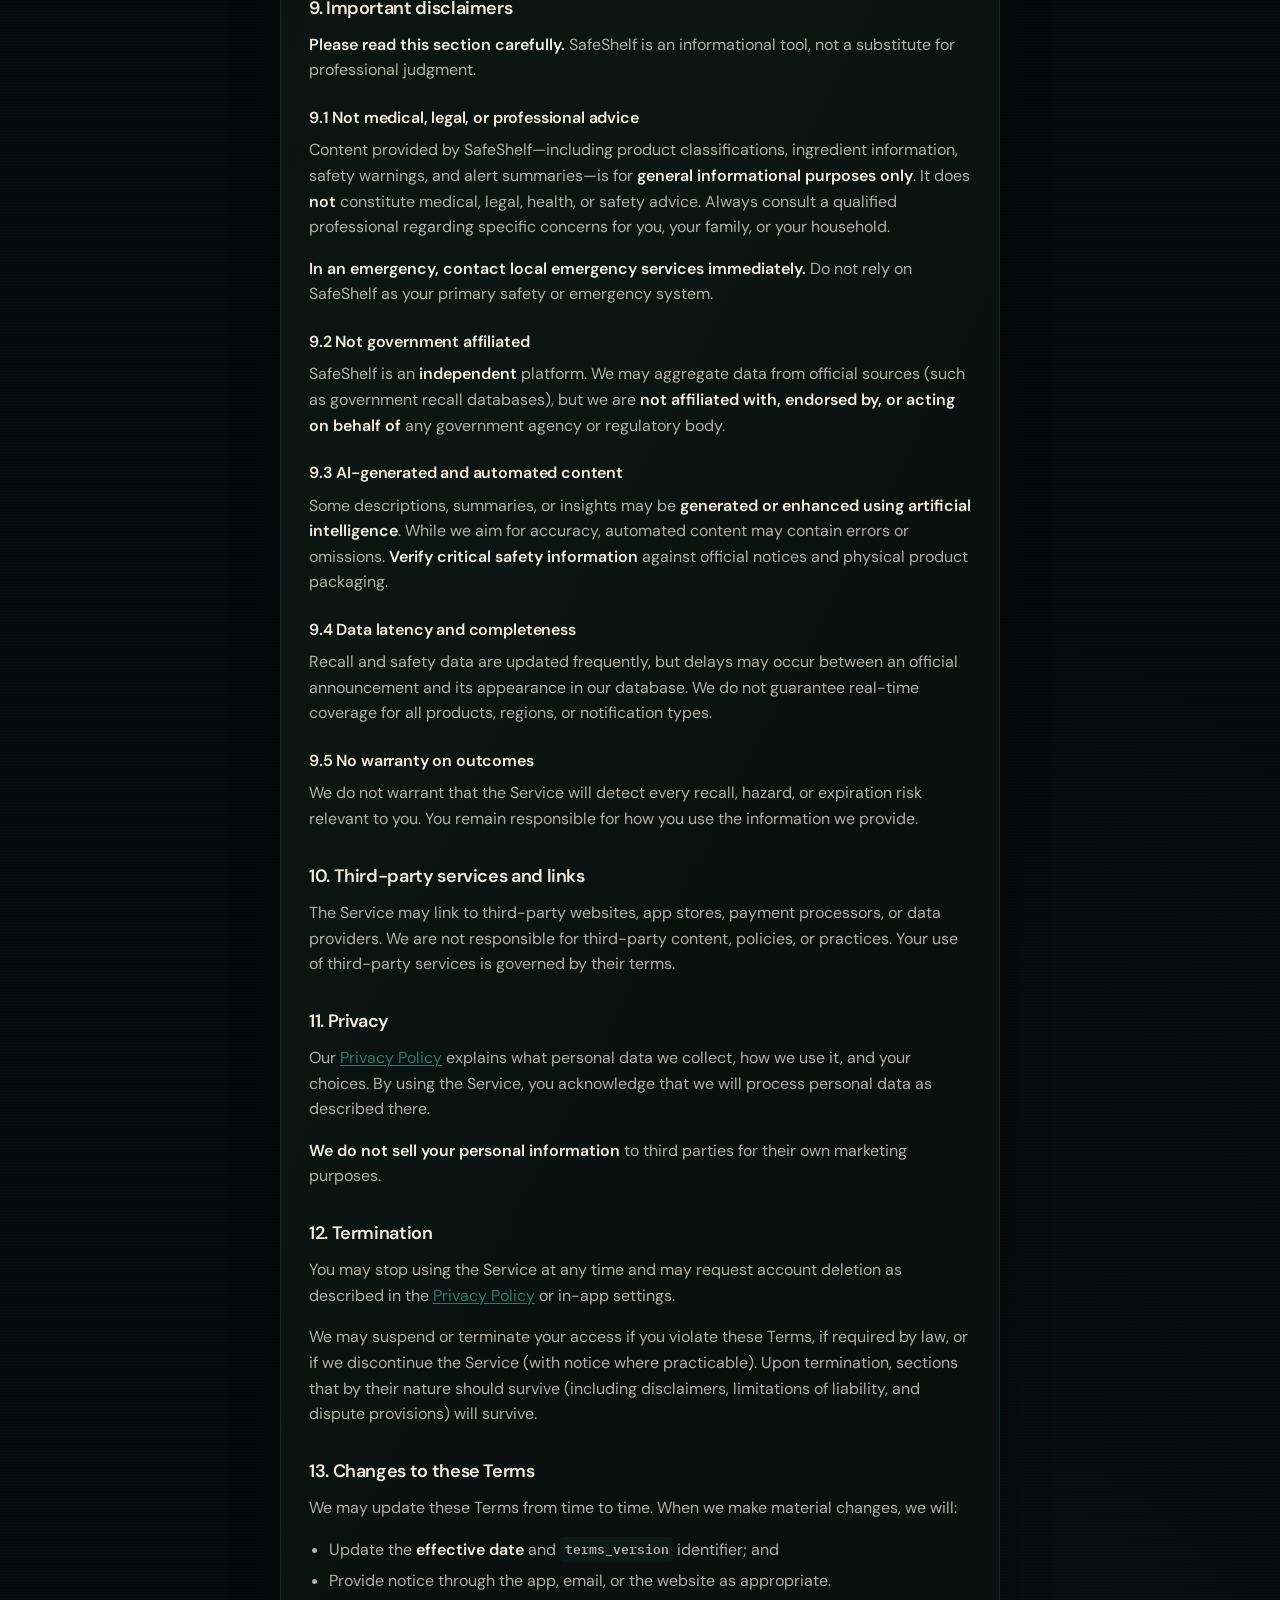
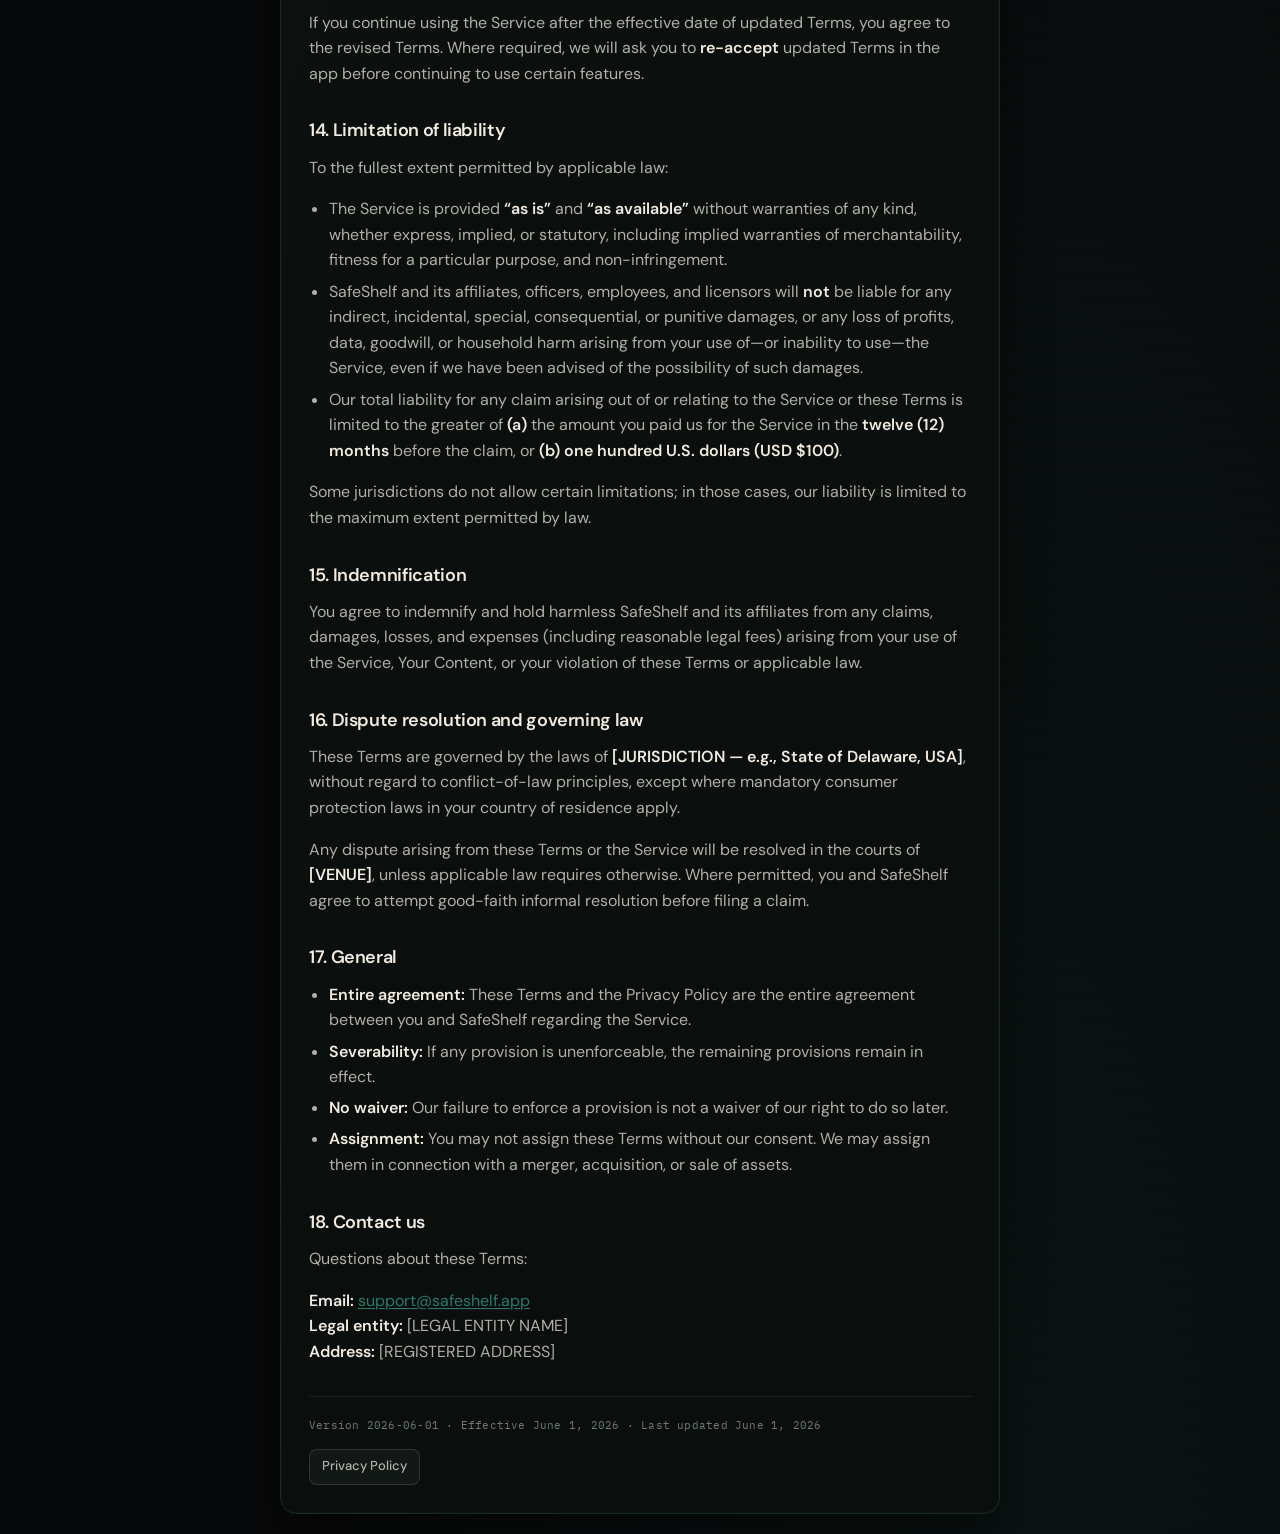
<file: terms/index.html>
<!DOCTYPE html>
<html lang="en">
  <head>
    <!-- safeshelf:terms-version=2026-06-01 -->
    <!-- Source: safeshelf/docs/legal/terms-of-service.md -->
    <meta charset="utf-8" />
    <meta name="viewport" content="width=device-width, initial-scale=1" />
    <title>Terms of Service · SafeShelf</title>
    <meta
      name="description"
      content="SafeShelf Terms of Service — rules for using the household product safety monitor app and website."
    />
    <meta name="safeshelf:terms-version" content="2026-06-01" />
    <link rel="stylesheet" href="/assets/legal.css" />
  </head>
  <body>
    <div class="page">
      <main class="card">
        <header class="brand">
          <div class="brand-mark" aria-hidden="true">
            <svg viewBox="0 0 24 24" fill="none" xmlns="http://www.w3.org/2000/svg">
              <path
                d="M6 8.5C6 6.567 7.567 5 9.5 5h5C16.433 5 18 6.567 18 8.5v9c0 .828-.672 1.5-1.5 1.5h-9A1.5 1.5 0 0 1 6 17.5v-9Z"
                stroke="#f2ebe0"
                stroke-width="1.5"
              />
              <path
                d="M9 10h6M9 13.5h4"
                stroke="#f2ebe0"
                stroke-width="1.5"
                stroke-linecap="round"
                opacity="0.85"
              />
            </svg>
          </div>
          <span class="brand-name">SafeShelf</span>
        </header>

        <article class="prose">
          <h1>SafeShelf Terms of Service</h1>

          <p class="meta">
            <strong>Effective date:</strong> June 1, 2026<br />
            <strong>Terms version:</strong> 2026-06-01<br />
            <strong>Last updated:</strong> June 1, 2026
          </p>

          <h2>1. Agreement to these Terms</h2>
          <p>
            These Terms of Service (“<strong>Terms</strong>”) govern your access to and use of the
            SafeShelf mobile application, website, and related services (collectively, the
            “<strong>Service</strong>”) operated by <strong>[LEGAL ENTITY NAME]</strong>
            (“<strong>SafeShelf</strong>,” “<strong>we</strong>,” “<strong>us</strong>,” or
            “<strong>our</strong>”).
          </p>
          <p>
            By creating an account, signing in, scanning a product, saving items to your watchlist,
            or otherwise using the Service, you agree to these Terms and our
            <a href="/privacy">Privacy Policy</a>. If you do not agree, do not use the Service.
          </p>
          <p>
            We may present these Terms (or a summary) inside the app before certain features are
            available. When we do, your explicit acceptance in the app constitutes agreement to the
            <code>terms_version</code> shown at the time of acceptance.
          </p>

          <h2>2. Who may use SafeShelf</h2>
          <p>
            You must be at least <strong>13 years old</strong> (or the minimum age required in your
            country to consent to data processing) to use the Service. If you are under 18, you may
            use the Service only with the involvement and consent of a parent or guardian.
          </p>
          <p>
            You represent that the information you provide is accurate and that you have the right to
            use the Service under applicable law.
          </p>

          <h2>3. What SafeShelf does</h2>
          <p>SafeShelf is a <strong>household product safety monitor</strong>. The Service helps you:</p>
          <ul>
            <li>
              <strong>Scan</strong> consumer products (for example, via barcode) and view
              safety-related information;
            </li>
            <li><strong>Maintain a watchlist</strong> of products you care about;</li>
            <li>
              <strong>Receive alerts</strong> about recalls, regulatory warnings, safety news, and
              related notifications;
            </li>
            <li>
              <strong>Track product details</strong> you choose to save, such as expiration or
              shelf-life information where available.
            </li>
          </ul>
          <p>
            SafeShelf aggregates and presents information from public and licensed sources. We work
            to keep data current, but we do not guarantee completeness, accuracy, or real-time
            updates for every product or jurisdiction.
          </p>

          <h2>4. Accounts and authentication</h2>

          <h3>4.1 Account creation</h3>
          <p>
            SafeShelf uses <strong>passwordless sign-in</strong> (for example, magic links sent to
            your email). You are responsible for:
          </p>
          <ul>
            <li>Keeping access to your email account secure;</li>
            <li>Not sharing sign-in links or session tokens;</li>
            <li>All activity that occurs under your account.</li>
          </ul>

          <h3>4.2 Account information</h3>
          <p>
            We collect and store account information such as your <strong>email address</strong>,
            <strong>display name</strong>, and <strong>subscription tier</strong>, as described in
            our <a href="/privacy">Privacy Policy</a>.
          </p>

          <h3>4.3 Guest use</h3>
          <p>
            Some features may be available without an account. Guest sessions may be limited, and
            data saved while logged out may not persist unless you sign in.
          </p>

          <h3>4.4 Pending scans</h3>
          <p>
            If you scan a product before signing in, we may temporarily associate that
            <strong>barcode</strong> with your session so it can be added to your watchlist after you
            authenticate. See our <a href="/privacy">Privacy Policy</a> for how long we retain this
            data.
          </p>

          <h2>5. Subscriptions and billing</h2>
          <p>
            SafeShelf may offer <strong>free and paid plans</strong> (for example, Free, Plus, Pro,
            and Unlimited tiers). Plan features—such as watchlist limits and alert capabilities—are
            described in the app and may change from time to time.
          </p>
          <ul>
            <li>
              <strong>Paid subscriptions</strong> are billed through the platform or payment provider
              shown at checkout (for example, Apple App Store, Google Play, or Stripe on web).
            </li>
            <li>
              <strong>Renewals, cancellations, and refunds</strong> are subject to the policies of
              that payment provider and any additional terms shown at purchase.
            </li>
            <li>
              We may change pricing or plan limits with reasonable notice where required by law.
            </li>
          </ul>
          <p>
            If your subscription ends, we may downgrade your account to a free tier and apply
            free-tier limits to your watchlist or alerts.
          </p>

          <h2>6. Acceptable use</h2>
          <p>You agree not to:</p>
          <ul>
            <li>Use the Service for any unlawful purpose or in violation of these Terms;</li>
            <li>
              Attempt to gain unauthorized access to our systems, other users’ accounts, or non-public
              areas of the Service;
            </li>
            <li>
              Scrape, crawl, or automate access to the Service except through documented APIs we
              provide;
            </li>
            <li>
              Reverse engineer, decompile, or attempt to extract source code except where permitted
              by law;
            </li>
            <li>
              Interfere with or disrupt the Service, including by introducing malware or excessive
              load;
            </li>
            <li>Misrepresent your identity or affiliation;</li>
            <li>
              Use the Service to provide medical, legal, or emergency response services to others.
            </li>
          </ul>
          <p>
            We may suspend or terminate access if we reasonably believe you have violated these
            rules.
          </p>

          <h2>7. Your content and watchlist data</h2>
          <p>
            You may save products, notes, dates, and related information to your watchlist
            (“<strong>Your Content</strong>”). You retain ownership of Your Content. You grant
            SafeShelf a limited license to host, process, and display Your Content solely to operate
            and improve the Service (for example, to send you alerts about items on your watchlist).
          </p>
          <p>
            You are responsible for the accuracy of information you enter (such as expiration dates).
            Do not upload content that infringes others’ rights or violates law.
          </p>

          <h2>8. Intellectual property</h2>
          <p>
            The Service, including our software, design, branding, and documentation, is owned by
            SafeShelf or our licensors and is protected by intellectual property laws. These Terms do
            not grant you any right to use our trademarks or branding without prior written
            permission.
          </p>
          <p>
            Third-party product names, images, and data may belong to their respective owners.
            SafeShelf does not claim ownership of third-party product information displayed in the
            Service.
          </p>

          <h2>9. Important disclaimers</h2>
          <p>
            <strong>Please read this section carefully.</strong> SafeShelf is an informational tool,
            not a substitute for professional judgment.
          </p>

          <h3>9.1 Not medical, legal, or professional advice</h3>
          <p>
            Content provided by SafeShelf—including product classifications, ingredient information,
            safety warnings, and alert summaries—is for <strong>general informational purposes
            only</strong>. It does <strong>not</strong> constitute medical, legal, health, or
            safety advice. Always consult a qualified professional regarding specific concerns for
            you, your family, or your household.
          </p>
          <p>
            <strong>In an emergency, contact local emergency services immediately.</strong> Do not
            rely on SafeShelf as your primary safety or emergency system.
          </p>

          <h3>9.2 Not government affiliated</h3>
          <p>
            SafeShelf is an <strong>independent</strong> platform. We may aggregate data from official
            sources (such as government recall databases), but we are
            <strong>not affiliated with, endorsed by, or acting on behalf of</strong> any government
            agency or regulatory body.
          </p>

          <h3>9.3 AI-generated and automated content</h3>
          <p>
            Some descriptions, summaries, or insights may be
            <strong>generated or enhanced using artificial intelligence</strong>. While we aim for
            accuracy, automated content may contain errors or omissions.
            <strong>Verify critical safety information</strong> against official notices and physical
            product packaging.
          </p>

          <h3>9.4 Data latency and completeness</h3>
          <p>
            Recall and safety data are updated frequently, but delays may occur between an official
            announcement and its appearance in our database. We do not guarantee real-time coverage
            for all products, regions, or notification types.
          </p>

          <h3>9.5 No warranty on outcomes</h3>
          <p>
            We do not warrant that the Service will detect every recall, hazard, or expiration risk
            relevant to you. You remain responsible for how you use the information we provide.
          </p>

          <h2>10. Third-party services and links</h2>
          <p>
            The Service may link to third-party websites, app stores, payment processors, or data
            providers. We are not responsible for third-party content, policies, or practices. Your
            use of third-party services is governed by their terms.
          </p>

          <h2>11. Privacy</h2>
          <p>
            Our <a href="/privacy">Privacy Policy</a> explains what personal data we collect, how we
            use it, and your choices. By using the Service, you acknowledge that we will process
            personal data as described there.
          </p>
          <p>
            <strong>We do not sell your personal information</strong> to third parties for their own
            marketing purposes.
          </p>

          <h2>12. Termination</h2>
          <p>
            You may stop using the Service at any time and may request account deletion as described
            in the <a href="/privacy">Privacy Policy</a> or in-app settings.
          </p>
          <p>
            We may suspend or terminate your access if you violate these Terms, if required by law,
            or if we discontinue the Service (with notice where practicable). Upon termination,
            sections that by their nature should survive (including disclaimers, limitations of
            liability, and dispute provisions) will survive.
          </p>

          <h2>13. Changes to these Terms</h2>
          <p>We may update these Terms from time to time. When we make material changes, we will:</p>
          <ul>
            <li>
              Update the <strong>effective date</strong> and <strong><code>terms_version</code></strong>
              identifier; and
            </li>
            <li>Provide notice through the app, email, or the website as appropriate.</li>
          </ul>
          <p>
            If you continue using the Service after the effective date of updated Terms, you agree to
            the revised Terms. Where required, we will ask you to <strong>re-accept</strong> updated
            Terms in the app before continuing to use certain features.
          </p>

          <h2>14. Limitation of liability</h2>
          <p>To the fullest extent permitted by applicable law:</p>
          <ul>
            <li>
              The Service is provided <strong>“as is”</strong> and <strong>“as available”</strong>
              without warranties of any kind, whether express, implied, or statutory, including
              implied warranties of merchantability, fitness for a particular purpose, and
              non-infringement.
            </li>
            <li>
              SafeShelf and its affiliates, officers, employees, and licensors will
              <strong>not</strong> be liable for any indirect, incidental, special, consequential,
              or punitive damages, or any loss of profits, data, goodwill, or household harm arising
              from your use of—or inability to use—the Service, even if we have been advised of the
              possibility of such damages.
            </li>
            <li>
              Our total liability for any claim arising out of or relating to the Service or these
              Terms is limited to the greater of <strong>(a)</strong> the amount you paid us for the
              Service in the <strong>twelve (12) months</strong> before the claim, or
              <strong>(b)</strong> <strong>one hundred U.S. dollars (USD $100)</strong>.
            </li>
          </ul>
          <p>
            Some jurisdictions do not allow certain limitations; in those cases, our liability is
            limited to the maximum extent permitted by law.
          </p>

          <h2>15. Indemnification</h2>
          <p>
            You agree to indemnify and hold harmless SafeShelf and its affiliates from any claims,
            damages, losses, and expenses (including reasonable legal fees) arising from your use of
            the Service, Your Content, or your violation of these Terms or applicable law.
          </p>

          <h2>16. Dispute resolution and governing law</h2>
          <p>
            These Terms are governed by the laws of
            <strong>[JURISDICTION — e.g., State of Delaware, USA]</strong>, without regard to
            conflict-of-law principles, except where mandatory consumer protection laws in your
            country of residence apply.
          </p>
          <p>
            Any dispute arising from these Terms or the Service will be resolved in the courts of
            <strong>[VENUE]</strong>, unless applicable law requires otherwise. Where permitted, you
            and SafeShelf agree to attempt good-faith informal resolution before filing a claim.
          </p>

          <h2>17. General</h2>
          <ul>
            <li>
              <strong>Entire agreement:</strong> These Terms and the Privacy Policy are the entire
              agreement between you and SafeShelf regarding the Service.
            </li>
            <li>
              <strong>Severability:</strong> If any provision is unenforceable, the remaining
              provisions remain in effect.
            </li>
            <li>
              <strong>No waiver:</strong> Our failure to enforce a provision is not a waiver of our
              right to do so later.
            </li>
            <li>
              <strong>Assignment:</strong> You may not assign these Terms without our consent. We may
              assign them in connection with a merger, acquisition, or sale of assets.
            </li>
          </ul>

          <h2>18. Contact us</h2>
          <p>Questions about these Terms:</p>
          <p>
            <strong>Email:</strong> <a href="mailto:support@safeshelf.app">support@safeshelf.app</a><br />
            <strong>Legal entity:</strong> [LEGAL ENTITY NAME]<br />
            <strong>Address:</strong> [REGISTERED ADDRESS]
          </p>
        </article>

        <footer class="legal-footer">
          <p class="version-meta">
            Version 2026-06-01 · Effective June 1, 2026 · Last updated June 1, 2026
          </p>
          <nav class="legal-nav" aria-label="Legal documents">
            <a href="/privacy">Privacy Policy</a>
          </nav>
        </footer>
      </main>
    </div>
  </body>
</html>
</file>
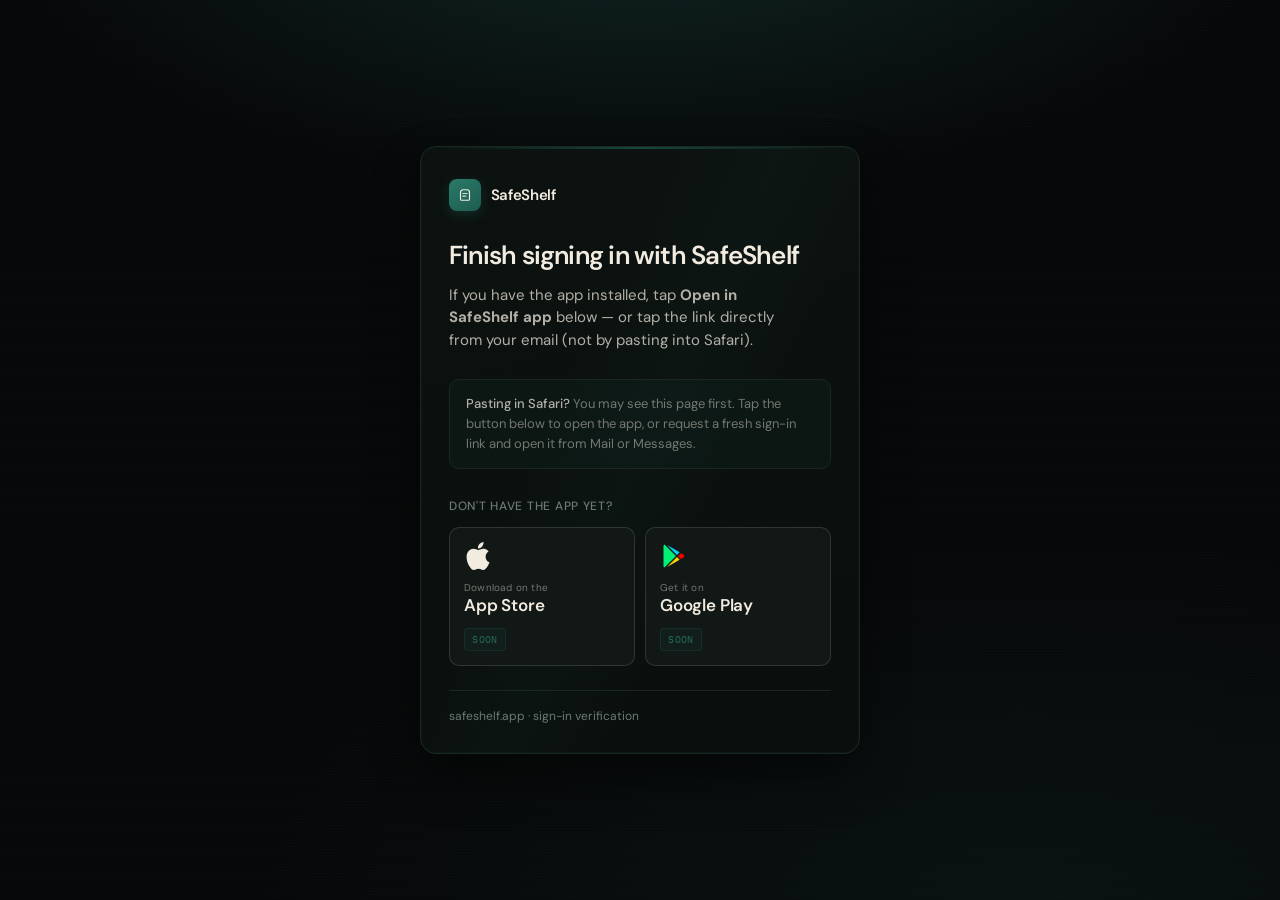
<file: auth/verify/index.html>
<!DOCTYPE html>
<html lang="en">
  <head>
    <meta charset="utf-8" />
    <meta name="viewport" content="width=device-width, initial-scale=1" />
    <title>Sign in · SafeShelf</title>
    <meta name="robots" content="noindex, nofollow" />
    <style>
      @import url('https://fonts.googleapis.com/css2?family=DM+Sans:ital,opsz,wght@0,9..40,400;0,9..40,500;0,9..40,600;1,9..40,400&family=IBM+Plex+Mono:wght@400&display=swap');

      :root {
        --void: #070809;
        --panel: #0c1210;
        --line: #1a2824;
        --forest: #1d5d50;
        --forest-bright: #2a7a6a;
        --forest-glow: rgba(29, 93, 80, 0.35);
        --cream: #f2ebe0;
        --cream-muted: rgba(242, 235, 224, 0.72);
        --cream-dim: rgba(242, 235, 224, 0.45);
        --ghost: #6b7a74;
        --badge-bg: #111816;
        --badge-border: rgba(242, 235, 224, 0.14);
      }

      * {
        box-sizing: border-box;
      }

      html,
      body {
        margin: 0;
        min-height: 100vh;
        background: var(--void);
        color: var(--cream-muted);
        font-family: 'DM Sans', system-ui, sans-serif;
        font-size: 16px;
        line-height: 1.5;
        -webkit-font-smoothing: antialiased;
      }

      body {
        display: grid;
        place-items: center;
        padding: 1.25rem;
        background-image:
          radial-gradient(ellipse 90% 55% at 50% -10%, var(--forest-glow), transparent 55%),
          radial-gradient(ellipse 60% 40% at 80% 100%, rgba(29, 93, 80, 0.12), transparent),
          repeating-linear-gradient(
            0deg,
            transparent,
            transparent 2px,
            rgba(255, 255, 255, 0.008) 2px,
            rgba(255, 255, 255, 0.008) 3px
          );
      }

      .card {
        width: min(440px, 100%);
        border: 1px solid var(--line);
        border-radius: 16px;
        background: linear-gradient(165deg, var(--panel) 0%, #0a0f0d 100%);
        padding: 2rem 1.75rem 1.75rem;
        position: relative;
        overflow: hidden;
        box-shadow:
          0 0 0 1px rgba(29, 93, 80, 0.08) inset,
          0 24px 48px rgba(0, 0, 0, 0.45);
      }

      .card::before {
        content: '';
        position: absolute;
        inset: 0;
        background: linear-gradient(
          115deg,
          transparent 35%,
          rgba(29, 93, 80, 0.06) 50%,
          transparent 65%
        );
        pointer-events: none;
        animation: sweep 16s ease-in-out infinite;
      }

      @keyframes sweep {
        0%,
        100% {
          transform: translateX(-120%);
        }
        50% {
          transform: translateX(120%);
        }
      }

      .card::after {
        content: '';
        position: absolute;
        top: 0;
        left: 1.5rem;
        right: 1.5rem;
        height: 2px;
        border-radius: 0 0 2px 2px;
        background: linear-gradient(90deg, transparent, var(--forest), transparent);
        opacity: 0.7;
      }

      .brand {
        display: flex;
        align-items: center;
        gap: 0.6rem;
        margin-bottom: 1.75rem;
        position: relative;
        z-index: 1;
      }

      .brand-mark {
        width: 32px;
        height: 32px;
        border-radius: 8px;
        background: linear-gradient(145deg, var(--forest-bright), var(--forest));
        display: grid;
        place-items: center;
        flex-shrink: 0;
        box-shadow: 0 4px 12px rgba(29, 93, 80, 0.35);
      }

      .brand-mark svg {
        width: 18px;
        height: 18px;
      }

      .brand-name {
        font-size: 0.9375rem;
        font-weight: 600;
        letter-spacing: -0.02em;
        color: var(--cream);
      }

      .content {
        position: relative;
        z-index: 1;
      }

      .opening-state {
        text-align: center;
        padding: 1.5rem 0 0.5rem;
      }

      .opening-state.hidden {
        display: none;
      }

      .opening-spinner {
        width: 32px;
        height: 32px;
        margin: 0 auto 1rem;
        border: 2px solid var(--line);
        border-top-color: var(--forest-bright);
        border-radius: 50%;
        animation: spin 0.8s linear infinite;
      }

      @keyframes spin {
        to {
          transform: rotate(360deg);
        }
      }

      .opening-text {
        margin: 0;
        font-size: 1rem;
        font-weight: 500;
        color: var(--cream);
      }

      .main-content.hidden {
        display: none;
      }

      h1 {
        margin: 0 0 0.75rem;
        font-size: clamp(1.375rem, 4.5vw, 1.625rem);
        font-weight: 600;
        letter-spacing: -0.03em;
        line-height: 1.25;
        color: var(--cream);
      }

      .lede {
        margin: 0 0 1.75rem;
        font-size: 0.9375rem;
        color: var(--cream-muted);
        max-width: 36ch;
      }

      .steps-hint {
        margin: 0 0 1.75rem;
        padding: 0.875rem 1rem;
        border-radius: 10px;
        border: 1px solid var(--line);
        background: rgba(29, 93, 80, 0.08);
        font-size: 0.8125rem;
        color: var(--cream-dim);
        line-height: 1.55;
      }

      .steps-hint strong {
        color: var(--cream-muted);
        font-weight: 500;
      }

      .open-app-section {
        margin-bottom: 1.75rem;
      }

      .open-app-section.hidden {
        display: none;
      }

      .open-app-btn {
        display: flex;
        align-items: center;
        justify-content: center;
        gap: 0.5rem;
        width: 100%;
        min-height: 52px;
        padding: 0.875rem 1.25rem;
        border: none;
        border-radius: 10px;
        background: linear-gradient(145deg, var(--forest-bright), var(--forest));
        color: var(--cream);
        font-family: inherit;
        font-size: 1rem;
        font-weight: 600;
        letter-spacing: -0.01em;
        text-decoration: none;
        cursor: pointer;
        box-shadow:
          0 4px 16px rgba(29, 93, 80, 0.4),
          0 0 0 1px rgba(242, 235, 224, 0.08) inset;
        transition:
          transform 0.15s ease,
          box-shadow 0.2s ease;
      }

      .open-app-btn:hover,
      .open-app-btn:focus-visible {
        transform: translateY(-1px);
        box-shadow:
          0 6px 20px rgba(29, 93, 80, 0.5),
          0 0 0 1px rgba(242, 235, 224, 0.12) inset;
        outline: none;
      }

      .open-app-btn:active {
        transform: translateY(0);
      }

      .open-app-btn svg {
        flex-shrink: 0;
        width: 20px;
        height: 20px;
      }

      .store-section {
        margin-bottom: 1.5rem;
      }

      .store-label {
        margin: 0 0 0.75rem;
        font-size: 0.75rem;
        font-weight: 500;
        letter-spacing: 0.06em;
        text-transform: uppercase;
        color: var(--ghost);
      }

      .store-grid {
        display: grid;
        gap: 0.625rem;
      }

      /* Store URLs pending — swap href when App Store & Play listings go live */
      .store-btn {
        display: flex;
        align-items: center;
        gap: 0.75rem;
        width: 100%;
        min-height: 52px;
        padding: 0.625rem 1rem;
        border-radius: 10px;
        border: 1px solid var(--badge-border);
        background: var(--badge-bg);
        color: var(--cream);
        text-decoration: none;
        transition:
          border-color 0.2s ease,
          background 0.2s ease,
          transform 0.15s ease;
      }

      .store-btn:hover,
      .store-btn:focus-visible {
        border-color: rgba(29, 93, 80, 0.55);
        background: #141c19;
        transform: translateY(-1px);
        outline: none;
      }

      .store-btn[data-store='pending'] {
        cursor: default;
      }

      .store-btn[data-store='pending']:active {
        transform: none;
      }

      .store-icon {
        flex-shrink: 0;
        width: 28px;
        height: 28px;
        display: grid;
        place-items: center;
      }

      .store-icon img {
        display: block;
        width: 100%;
        height: 100%;
        object-fit: contain;
      }

      .store-copy {
        display: flex;
        flex-direction: column;
        align-items: flex-start;
        gap: 0.05rem;
        min-width: 0;
      }

      .store-kicker {
        font-size: 0.625rem;
        font-weight: 400;
        letter-spacing: 0.02em;
        color: var(--cream-dim);
        line-height: 1.2;
      }

      .store-name {
        font-size: 1.0625rem;
        font-weight: 600;
        letter-spacing: -0.01em;
        line-height: 1.2;
        color: var(--cream);
      }

      .store-badge {
        margin-left: auto;
        flex-shrink: 0;
        font-family: 'IBM Plex Mono', ui-monospace, monospace;
        font-size: 0.625rem;
        letter-spacing: 0.04em;
        text-transform: uppercase;
        color: var(--forest-bright);
        opacity: 0.85;
        padding: 0.2rem 0.45rem;
        border-radius: 4px;
        border: 1px solid rgba(29, 93, 80, 0.35);
        background: rgba(29, 93, 80, 0.12);
      }

      .token-panel {
        margin-top: 1.5rem;
        padding: 0.875rem 1rem;
        border-radius: 10px;
        border: 1px dashed var(--line);
        background: rgba(7, 8, 9, 0.55);
      }

      .token-panel.hidden {
        display: none;
      }

      .token-panel.empty {
        opacity: 0.55;
      }

      .token-label {
        margin: 0 0 0.35rem;
        font-family: 'IBM Plex Mono', ui-monospace, monospace;
        font-size: 0.6875rem;
        letter-spacing: 0.06em;
        text-transform: uppercase;
        color: var(--ghost);
      }

      .token-value {
        margin: 0;
        font-family: 'IBM Plex Mono', ui-monospace, monospace;
        font-size: 0.8125rem;
        color: var(--cream-muted);
        word-break: break-all;
        line-height: 1.6;
      }

      .footer {
        margin-top: 1.5rem;
        padding-top: 1rem;
        border-top: 1px solid var(--line);
        font-size: 0.75rem;
        color: var(--ghost);
        position: relative;
        z-index: 1;
      }

      @media (min-width: 400px) {
        .store-grid {
          grid-template-columns: 1fr 1fr;
        }

        .store-btn {
          flex-direction: column;
          align-items: flex-start;
          min-height: 88px;
          padding: 0.875rem;
        }

        .store-badge {
          margin-left: 0;
          margin-top: auto;
          align-self: flex-start;
        }
      }

      @media (max-width: 399px) {
        .card {
          padding: 1.5rem 1.25rem 1.375rem;
          border-radius: 14px;
        }
      }
    </style>
  </head>
  <body>
    <main class="card">
      <header class="brand">
        <div class="brand-mark" aria-hidden="true">
          <svg viewBox="0 0 24 24" fill="none" xmlns="http://www.w3.org/2000/svg">
            <path
              d="M6 8.5C6 6.567 7.567 5 9.5 5h5C16.433 5 18 6.567 18 8.5v9c0 .828-.672 1.5-1.5 1.5h-9A1.5 1.5 0 0 1 6 17.5v-9Z"
              stroke="#f2ebe0"
              stroke-width="1.5"
            />
            <path
              d="M9 10h6M9 13.5h4"
              stroke="#f2ebe0"
              stroke-width="1.5"
              stroke-linecap="round"
              opacity="0.85"
            />
          </svg>
        </div>
        <span class="brand-name">SafeShelf</span>
      </header>

      <div class="content">
        <div class="opening-state hidden" id="opening-state" aria-live="polite">
          <div class="opening-spinner" aria-hidden="true"></div>
          <p class="opening-text">Opening app…</p>
        </div>

        <div class="main-content" id="main-content">
          <h1>Finish signing in with SafeShelf</h1>
          <p class="lede">
            If you have the app installed, tap <strong>Open in SafeShelf app</strong> below — or tap
            the link directly from your email (not by pasting into Safari).
          </p>

          <p class="steps-hint">
            <strong>Pasting in Safari?</strong> You may see this page first. Tap the button below to
            open the app, or request a fresh sign-in link and open it from Mail or Messages.
          </p>

          <section class="open-app-section hidden" id="open-app-section" aria-label="Open in app">
            <a class="open-app-btn" id="open-app-btn" href="#">
              <svg viewBox="0 0 24 24" fill="none" xmlns="http://www.w3.org/2000/svg" aria-hidden="true">
                <path
                  d="M14 3h7v7M10 14 21 3M5 10v11h11"
                  stroke="currentColor"
                  stroke-width="1.75"
                  stroke-linecap="round"
                  stroke-linejoin="round"
                />
              </svg>
              Open in SafeShelf app
            </a>
          </section>

          <section class="store-section" aria-label="Download SafeShelf">
            <p class="store-label">Don't have the app yet?</p>
            <div class="store-grid">
              <!-- Store URLs pending — replace href="#" with live App Store URL when iOS app ships -->
              <a
                class="store-btn"
                href="#"
                data-store="pending"
                aria-label="Download SafeShelf on the App Store (coming soon)"
              >
                <span class="store-icon">
                  <img
                    src="/assets/icons/apple.svg"
                    alt="Apple logo"
                    width="28"
                    height="28"
                    decoding="async"
                  />
                </span>
                <span class="store-copy">
                  <span class="store-kicker">Download on the</span>
                  <span class="store-name">App Store</span>
                </span>
                <span class="store-badge">Soon</span>
              </a>

              <!-- Store URLs pending — replace href="#" with live Google Play URL when Android app ships -->
              <a
                class="store-btn"
                href="#"
                data-store="pending"
                aria-label="Get SafeShelf on Google Play (coming soon)"
              >
                <span class="store-icon">
                  <img
                    src="/assets/icons/google-play.svg"
                    alt="Google Play logo"
                    width="28"
                    height="28"
                    decoding="async"
                  />
                </span>
                <span class="store-copy">
                  <span class="store-kicker">Get it on</span>
                  <span class="store-name">Google Play</span>
                </span>
                <span class="store-badge">Soon</span>
              </a>
            </div>
          </section>

          <aside class="token-panel hidden" id="token-panel" aria-live="polite">
            <p class="token-label">Sign-in link detected</p>
            <p class="token-value" id="token-display"></p>
          </aside>
        </div>
      </div>

      <footer class="footer">safeshelf.app · sign-in verification</footer>
    </main>

    <script>
      (function () {
        var params = new URLSearchParams(window.location.search);
        var token = params.get('token');
        var barcode = params.get('barcode');
        var panel = document.getElementById('token-panel');
        var display = document.getElementById('token-display');
        var openAppSection = document.getElementById('open-app-section');
        var openAppBtn = document.getElementById('open-app-btn');
        var openingState = document.getElementById('opening-state');
        var mainContent = document.getElementById('main-content');

        function mask(value) {
          if (!value) return '';
          if (value.length < 10) {
            return value.slice(0, 2) + '···' + value.slice(-2);
          }
          return (
            value.slice(0, 4) +
            '···' +
            '·'.repeat(Math.min(8, value.length - 8)) +
            '···' +
            value.slice(-4)
          );
        }

        function isMobile() {
          return /iPhone|iPad|iPod|Android/i.test(navigator.userAgent);
        }

        function buildAppUrl() {
          if (!token) return null;
          var url = 'safeshelf://auth/verify?token=' + encodeURIComponent(token);
          if (barcode) {
            url += '&barcode=' + encodeURIComponent(barcode);
          }
          return url;
        }

        function openInApp(appUrl) {
          var isIOS = /iPhone|iPad|iPod/i.test(navigator.userAgent);

          if (isIOS) {
            var iframe = document.createElement('iframe');
            iframe.style.display = 'none';
            iframe.src = appUrl;
            document.body.appendChild(iframe);
            setTimeout(function () {
              document.body.removeChild(iframe);
            }, 2000);
          }

          window.location.href = appUrl;
        }

        function revealMainContent() {
          openingState.classList.add('hidden');
          mainContent.classList.remove('hidden');
        }

        var appUrl = buildAppUrl();

        if (token) {
          display.textContent = mask(token);
          panel.classList.remove('hidden');
          openAppSection.classList.remove('hidden');
          openAppBtn.href = appUrl;

          openAppBtn.addEventListener('click', function (event) {
            event.preventDefault();
            openInApp(appUrl);
          });

          if (isMobile()) {
            openingState.classList.remove('hidden');
            mainContent.classList.add('hidden');
            openInApp(appUrl);
            setTimeout(revealMainContent, 2000);
          }
        }

        document.querySelectorAll('[data-store="pending"]').forEach(function (link) {
          link.addEventListener('click', function (event) {
            event.preventDefault();
          });
        });
      })();
    </script>
  </body>
</html>
</file>
<file: assets/legal.css>
@import url('https://fonts.googleapis.com/css2?family=DM+Sans:ital,opsz,wght@0,9..40,400;0,9..40,500;0,9..40,600;1,9..40,400&family=IBM+Plex+Mono:wght@400&display=swap');

:root {
  --void: #070809;
  --panel: #0c1210;
  --line: #1a2824;
  --forest: #1d5d50;
  --forest-bright: #2a7a6a;
  --forest-glow: rgba(29, 93, 80, 0.35);
  --cream: #f2ebe0;
  --cream-muted: rgba(242, 235, 224, 0.72);
  --cream-dim: rgba(242, 235, 224, 0.45);
  --ghost: #6b7a74;
  --badge-bg: #111816;
  --badge-border: rgba(242, 235, 224, 0.14);
}

*,
*::before,
*::after {
  box-sizing: border-box;
}

html,
body {
  margin: 0;
  min-height: 100vh;
  background: var(--void);
  color: var(--cream-muted);
  font-family: 'DM Sans', system-ui, sans-serif;
  font-size: 16px;
  line-height: 1.6;
  -webkit-font-smoothing: antialiased;
}

body {
  padding: 1.25rem;
  background-image:
    radial-gradient(ellipse 90% 55% at 50% -10%, var(--forest-glow), transparent 55%),
    radial-gradient(ellipse 60% 40% at 80% 100%, rgba(29, 93, 80, 0.12), transparent),
    repeating-linear-gradient(
      0deg,
      transparent,
      transparent 2px,
      rgba(255, 255, 255, 0.008) 2px,
      rgba(255, 255, 255, 0.008) 3px
    );
}

.page {
  display: grid;
  place-items: center;
  min-height: calc(100vh - 2.5rem);
}

.card {
  width: min(720px, 100%);
  border: 1px solid var(--line);
  border-radius: 16px;
  background: linear-gradient(165deg, var(--panel) 0%, #0a0f0d 100%);
  padding: 2rem 1.75rem 1.75rem;
  position: relative;
  overflow: hidden;
  box-shadow:
    0 0 0 1px rgba(29, 93, 80, 0.08) inset,
    0 24px 48px rgba(0, 0, 0, 0.45);
}

.card::before {
  content: '';
  position: absolute;
  inset: 0;
  background: linear-gradient(
    115deg,
    transparent 35%,
    rgba(29, 93, 80, 0.06) 50%,
    transparent 65%
  );
  pointer-events: none;
}

.card::after {
  content: '';
  position: absolute;
  top: 0;
  left: 1.5rem;
  right: 1.5rem;
  height: 2px;
  border-radius: 0 0 2px 2px;
  background: linear-gradient(90deg, transparent, var(--forest), transparent);
  opacity: 0.7;
}

.brand {
  display: flex;
  align-items: center;
  gap: 0.6rem;
  margin-bottom: 1.75rem;
  position: relative;
  z-index: 1;
}

.brand-mark {
  width: 32px;
  height: 32px;
  border-radius: 8px;
  background: linear-gradient(145deg, var(--forest-bright), var(--forest));
  display: grid;
  place-items: center;
  flex-shrink: 0;
  box-shadow: 0 4px 12px rgba(29, 93, 80, 0.35);
}

.brand-mark svg {
  width: 18px;
  height: 18px;
}

.brand-name {
  font-size: 0.9375rem;
  font-weight: 600;
  letter-spacing: -0.02em;
  color: var(--cream);
}

.prose {
  position: relative;
  z-index: 1;
}

.prose h1 {
  margin: 0 0 0.75rem;
  font-size: clamp(1.5rem, 4.5vw, 1.875rem);
  font-weight: 600;
  letter-spacing: -0.03em;
  line-height: 1.25;
  color: var(--cream);
}

.prose .meta {
  margin: 0 0 1.75rem;
  padding: 0.875rem 1rem;
  border-radius: 10px;
  border: 1px solid var(--line);
  background: rgba(29, 93, 80, 0.08);
  font-size: 0.8125rem;
  color: var(--cream-dim);
  line-height: 1.55;
}

.prose .meta strong {
  color: var(--cream-muted);
  font-weight: 500;
}

.prose h2 {
  margin: 2rem 0 0.75rem;
  font-size: 1.125rem;
  font-weight: 600;
  letter-spacing: -0.02em;
  line-height: 1.35;
  color: var(--cream);
}

.prose h3 {
  margin: 1.5rem 0 0.5rem;
  font-size: 1rem;
  font-weight: 600;
  letter-spacing: -0.01em;
  line-height: 1.4;
  color: var(--cream);
}

.prose p {
  margin: 0 0 1rem;
  max-width: 65ch;
}

.prose ul,
.prose ol {
  margin: 0 0 1rem;
  padding-left: 1.25rem;
  max-width: 65ch;
}

.prose li {
  margin-bottom: 0.35rem;
}

.prose li:last-child {
  margin-bottom: 0;
}

.prose a {
  color: var(--forest-bright);
  text-decoration: underline;
  text-underline-offset: 2px;
  transition: color 0.15s ease;
}

.prose a:hover,
.prose a:focus-visible {
  color: var(--cream);
  outline: none;
}

.prose strong {
  color: var(--cream);
  font-weight: 600;
}

.prose code {
  font-family: 'IBM Plex Mono', ui-monospace, monospace;
  font-size: 0.8125em;
  padding: 0.1em 0.35em;
  border-radius: 4px;
  background: rgba(29, 93, 80, 0.12);
  color: var(--cream-muted);
}

.prose hr {
  margin: 2rem 0;
  border: none;
  border-top: 1px solid var(--line);
}

.table-wrap {
  margin: 0 0 1.25rem;
  max-width: 100%;
  overflow-x: auto;
  -webkit-overflow-scrolling: touch;
  border-radius: 10px;
  border: 1px solid var(--line);
}

.prose table {
  width: 100%;
  min-width: 480px;
  border-collapse: collapse;
  font-size: 0.875rem;
  line-height: 1.5;
}

.prose th,
.prose td {
  padding: 0.625rem 0.875rem;
  text-align: left;
  vertical-align: top;
  border-bottom: 1px solid var(--line);
}

.prose th {
  font-weight: 600;
  color: var(--cream);
  background: rgba(29, 93, 80, 0.12);
  white-space: nowrap;
}

.prose tr:last-child th,
.prose tr:last-child td {
  border-bottom: none;
}

.prose td {
  color: var(--cream-muted);
}

.legal-footer {
  margin-top: 2rem;
  padding-top: 1.25rem;
  border-top: 1px solid var(--line);
  position: relative;
  z-index: 1;
}

.version-meta {
  margin: 0 0 0.875rem;
  font-family: 'IBM Plex Mono', ui-monospace, monospace;
  font-size: 0.6875rem;
  letter-spacing: 0.02em;
  color: var(--ghost);
  line-height: 1.6;
}

.legal-nav {
  display: flex;
  flex-wrap: wrap;
  gap: 0.5rem;
}

.legal-nav a {
  display: inline-flex;
  align-items: center;
  padding: 0.4rem 0.75rem;
  border-radius: 8px;
  border: 1px solid var(--badge-border);
  background: var(--badge-bg);
  color: var(--cream-muted);
  font-size: 0.8125rem;
  font-weight: 500;
  text-decoration: none;
  transition:
    border-color 0.2s ease,
    background 0.2s ease,
    color 0.15s ease;
}

.legal-nav a:hover,
.legal-nav a:focus-visible {
  border-color: rgba(29, 93, 80, 0.55);
  background: #141c19;
  color: var(--cream);
  outline: none;
}

@media (max-width: 480px) {
  .card {
    padding: 1.5rem 1.25rem 1.375rem;
    border-radius: 14px;
  }
}
</file>
